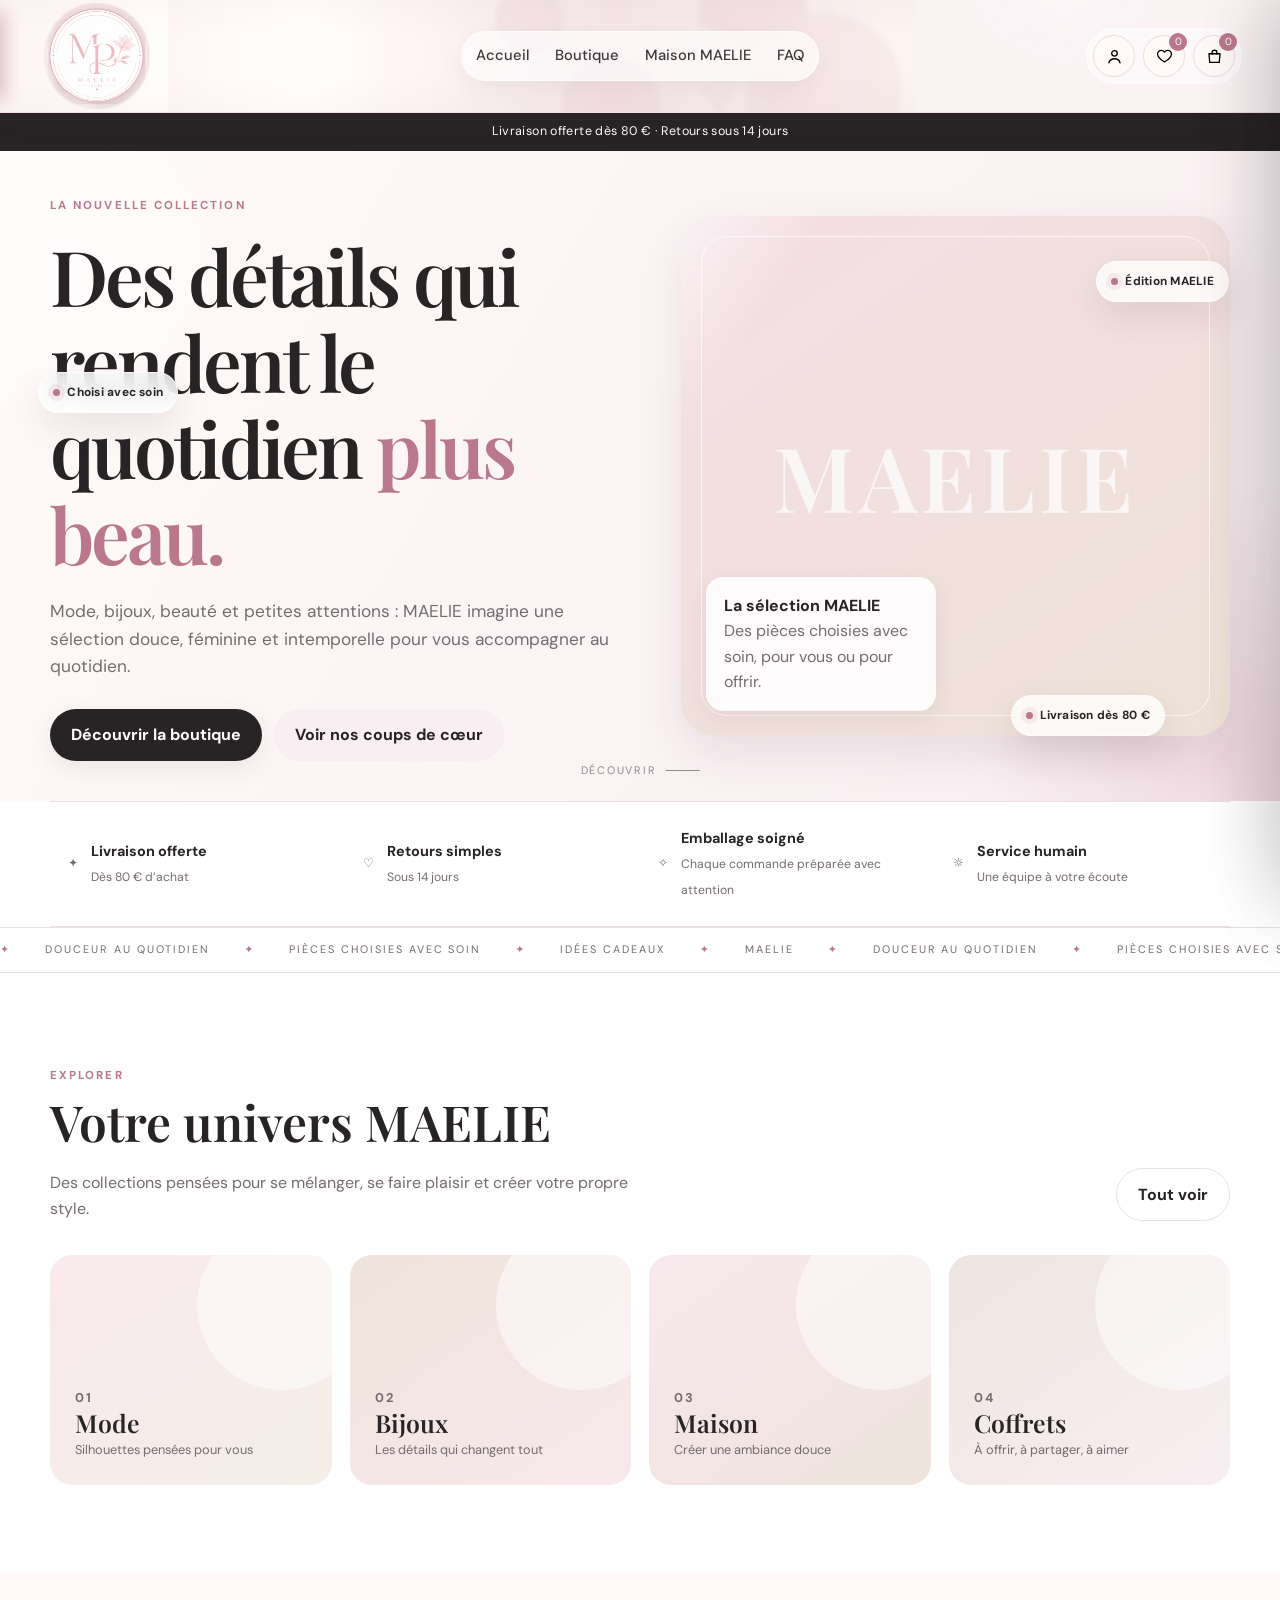
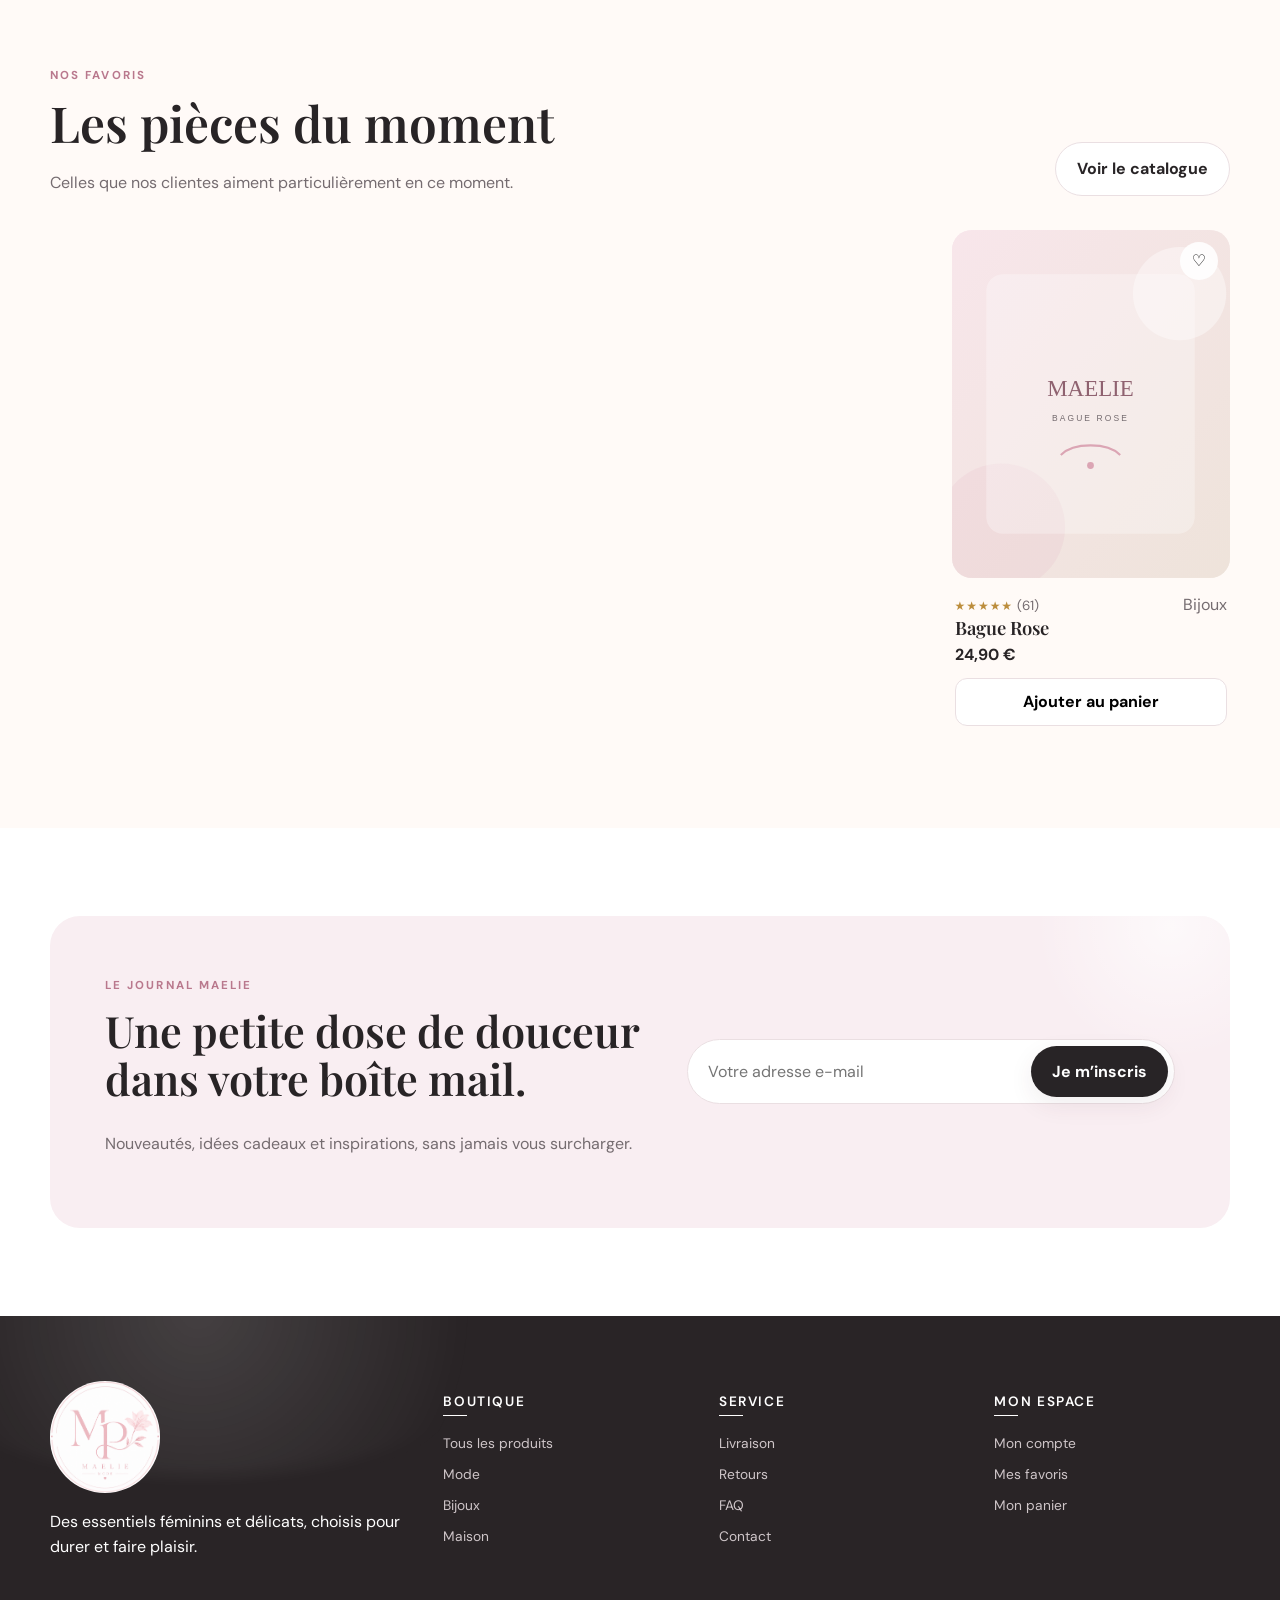
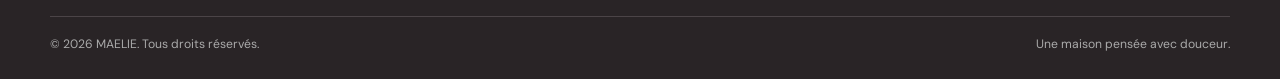
<file: index.html>
<!doctype html>
<html lang="fr">
  <head>
    <meta charset="utf-8" />
    <meta name="viewport" content="width=device-width,initial-scale=1" />
    <title>MAELIE — L’élégance au quotidien</title>
    <meta
      name="description"
      content="MAELIE, boutique féminine et maison : mode, bijoux, beauté et objets choisis avec soin."
    />
    <link rel="stylesheet" href="css/main.css" />
    <link rel="stylesheet" href="maelie-v2.css" />
    <link rel="stylesheet" href="css/cart-drawer.css">
    <link rel="stylesheet" href="css/header-footer-animations.css">
    <link rel="stylesheet" href="css/navigation-drawer.css">
    <link rel="stylesheet" href="css/home-animations.css">
</head>
  <body>
    <header class="site-header">
      <div class="container nav">
        <a class="brand" href="index.html"
          ><img src="img/logo.png" alt="MAELIE"
        /></a>
        <nav class="nav-links">
          <a href="index.html">Accueil</a><a href="boutique.html">Boutique</a
          ><a href="contact.html">Maison MAELIE</a
          ><a href="contact.html#faq">FAQ</a>
        </nav>

        <div class="nav-actions">
          <button
            class="icon-btn menu-btn"
            type="button"
            aria-label="Ouvrir le menu"
            data-menu
          >
            <svg class="ui-icon" viewBox="0 0 24 24" aria-hidden="true">
              <path d="M4 7h16M4 12h16M4 17h16"></path>
            </svg></button
          ><button
            class="icon-btn"
            onclick="location.href = 'compte.html'"
            type="button"
            aria-label="Mon compte"
          >
            <svg class="ui-icon" viewBox="0 0 24 24" aria-hidden="true">
              <circle cx="12" cy="8" r="3.5"></circle>
              <path d="M5 20c.8-3.5 3.2-5.2 7-5.2s6.2 1.7 7 5.2"></path>
            </svg></button
          ><button
            class="icon-btn"
            onclick="location.href = 'favoris.html'"
            type="button"
            aria-label="Mes favoris"
          >
            <svg class="ui-icon" viewBox="0 0 24 24" aria-hidden="true">
              <path
                d="M20.8 8.9c0 5-8.8 10-8.8 10s-8.8-5-8.8-10A4.7 4.7 0 0 1 8 4.2c1.7 0 3.1.9 4 2.1 0.9-1.2 2.3-2.1 4-2.1a4.7 4.7 0 0 1 4.8 4.7Z"
              ></path></svg
            ><span class="count" data-fav-count="">0</span></button
          ><button
            class="icon-btn"
            onclick="location.href = 'panier.html'"
            type="button"
            aria-label="Mon panier"
          >
            <svg class="ui-icon" viewBox="0 0 24 24" aria-hidden="true">
              <path d="M5 8.5h14l-1 11H6l-1-11Z"></path>
              <path d="M9 9V7a3 3 0 0 1 6 0v2"></path></svg
            ><span class="count" data-cart-count="">0</span>
          </button>
        </div>
      </div>
    </header>
    <div class="announcement">
      Livraison offerte dès 80 € · Retours sous 14 jours
    </div>

    <main>
      <section class="hero">
        <div class="container hero-grid">
          <div>
            <span class="eyebrow">La nouvelle collection</span>
            <h1>Des détails qui rendent le quotidien <em>plus beau.</em></h1>
            <p>
              Mode, bijoux, beauté et petites attentions : MAELIE imagine une
              sélection douce, féminine et intemporelle pour vous accompagner au
              quotidien.
            </p>
            <div class="hero-actions">
              <a class="btn btn-primary" href="boutique.html"
                >Découvrir la boutique</a
              ><a class="btn btn-soft" href="#selection"
                >Voir nos coups de cœur</a
              >
            </div>
          </div>
          <div class="hero-card">
            <div class="hero-badge">
              <strong>La sélection MAELIE</strong><br /><span class="muted"
                >Des pièces choisies avec soin, pour vous ou pour offrir.</span
              >
            </div>
          </div>
        </div>
      </section>
      <div class="container benefits">
        <div class="benefit">
          <span>✦</span>
          <div>
            <strong>Livraison offerte</strong><span>Dès 80 € d’achat</span>
          </div>
        </div>
        <div class="benefit">
          <span>♡</span>
          <div><strong>Retours simples</strong><span>Sous 14 jours</span></div>
        </div>
        <div class="benefit">
          <span>✧</span>
          <div>
            <strong>Emballage soigné</strong
            ><span>Chaque commande préparée avec attention</span>
          </div>
        </div>
        <div class="benefit">
          <span>☼</span>
          <div>
            <strong>Service humain</strong
            ><span>Une équipe à votre écoute</span>
          </div>
        </div>
      </div>
      <section class="section">
        <div class="container">
          <div class="section-head">
            <div>
              <span class="eyebrow">Explorer</span>
              <h2>Votre univers MAELIE</h2>
              <p>
                Des collections pensées pour se mélanger, se faire plaisir et
                créer votre propre style.
              </p>
            </div>
            <a class="btn btn-outline" href="boutique.html">Tout voir</a>
          </div>
          <div class="category-grid" data-home-cats></div>
        </div>
      </section>
      <section class="section" id="selection" style="background: var(--cream)">
        <div class="container">
          <div class="section-head">
            <div>
              <span class="eyebrow">Nos favoris</span>
              <h2>Les pièces du moment</h2>
              <p>
                Celles que nos clientes aiment particulièrement en ce moment.
              </p>
            </div>
            <a class="btn btn-outline" href="boutique.html"
              >Voir le catalogue</a
            >
          </div>
          <div class="product-grid" data-home-products></div>
        </div>
      </section>
      <section class="section">
        <div class="container">
          <div class="newsletter">
            <div>
              <span class="eyebrow">Le journal MAELIE</span>
              <h2>Une petite dose de douceur dans votre boîte mail.</h2>
              <p class="muted">
                Nouveautés, idées cadeaux et inspirations, sans jamais vous
                surcharger.
              </p>
            </div>
            <form class="newsletter-form" data-newsletter>
              <input
                type="email"
                required
                placeholder="Votre adresse e-mail"
                aria-label="Votre adresse e-mail"
              /><button class="btn btn-primary">Je m’inscris</button>
            </form>
          </div>
        </div>
      </section>
    </main>

    <div class="toast"></div>
    <script src="js/data.js"></script>
    <script src="js/core.js"></script>
    <script src="js/home.js"></script>
    <footer class="site-footer">
      <div class="container footer-grid">
        <div class="footer-brand">
          <img src="img/logo.png" alt="MAELIE" />
          <p>
            Des essentiels féminins et délicats, choisis pour durer et faire
            plaisir.
          </p>
        </div>
        <div class="footer-col">
          <h3>Boutique</h3>
          <a href="boutique.html">Tous les produits</a
          ><a href="boutique.html?cat=Mode">Mode</a
          ><a href="boutique.html?cat=Bijoux">Bijoux</a
          ><a href="boutique.html?cat=Maison">Maison</a>
        </div>
        <div class="footer-col">
          <h3>Service</h3>
          <a href="contact.html#livraison">Livraison</a
          ><a href="contact.html#retours">Retours</a
          ><a href="contact.html#faq">FAQ</a><a href="contact.html">Contact</a>
        </div>
        <div class="footer-col">
          <h3>Mon espace</h3>
          <a href="compte.html">Mon compte</a
          ><a href="favoris.html">Mes favoris</a
          ><a href="panier.html">Mon panier</a>
        </div>
      </div>
      <div class="container footer-bottom">
        <span>© 2026 MAELIE. Tous droits réservés.</span
        ><span>Une maison pensée avec douceur.</span>
      </div>
    </footer>
    <script src="maelie-v2.js"></script>
    <script src="js/cart-drawer.js"></script>
    <script src="js/header-footer-animations.js"></script>
    <script src="js/navigation-drawer.js"></script>
    <script src="js/home-animations.js"></script>
</body>
</html>
</file>
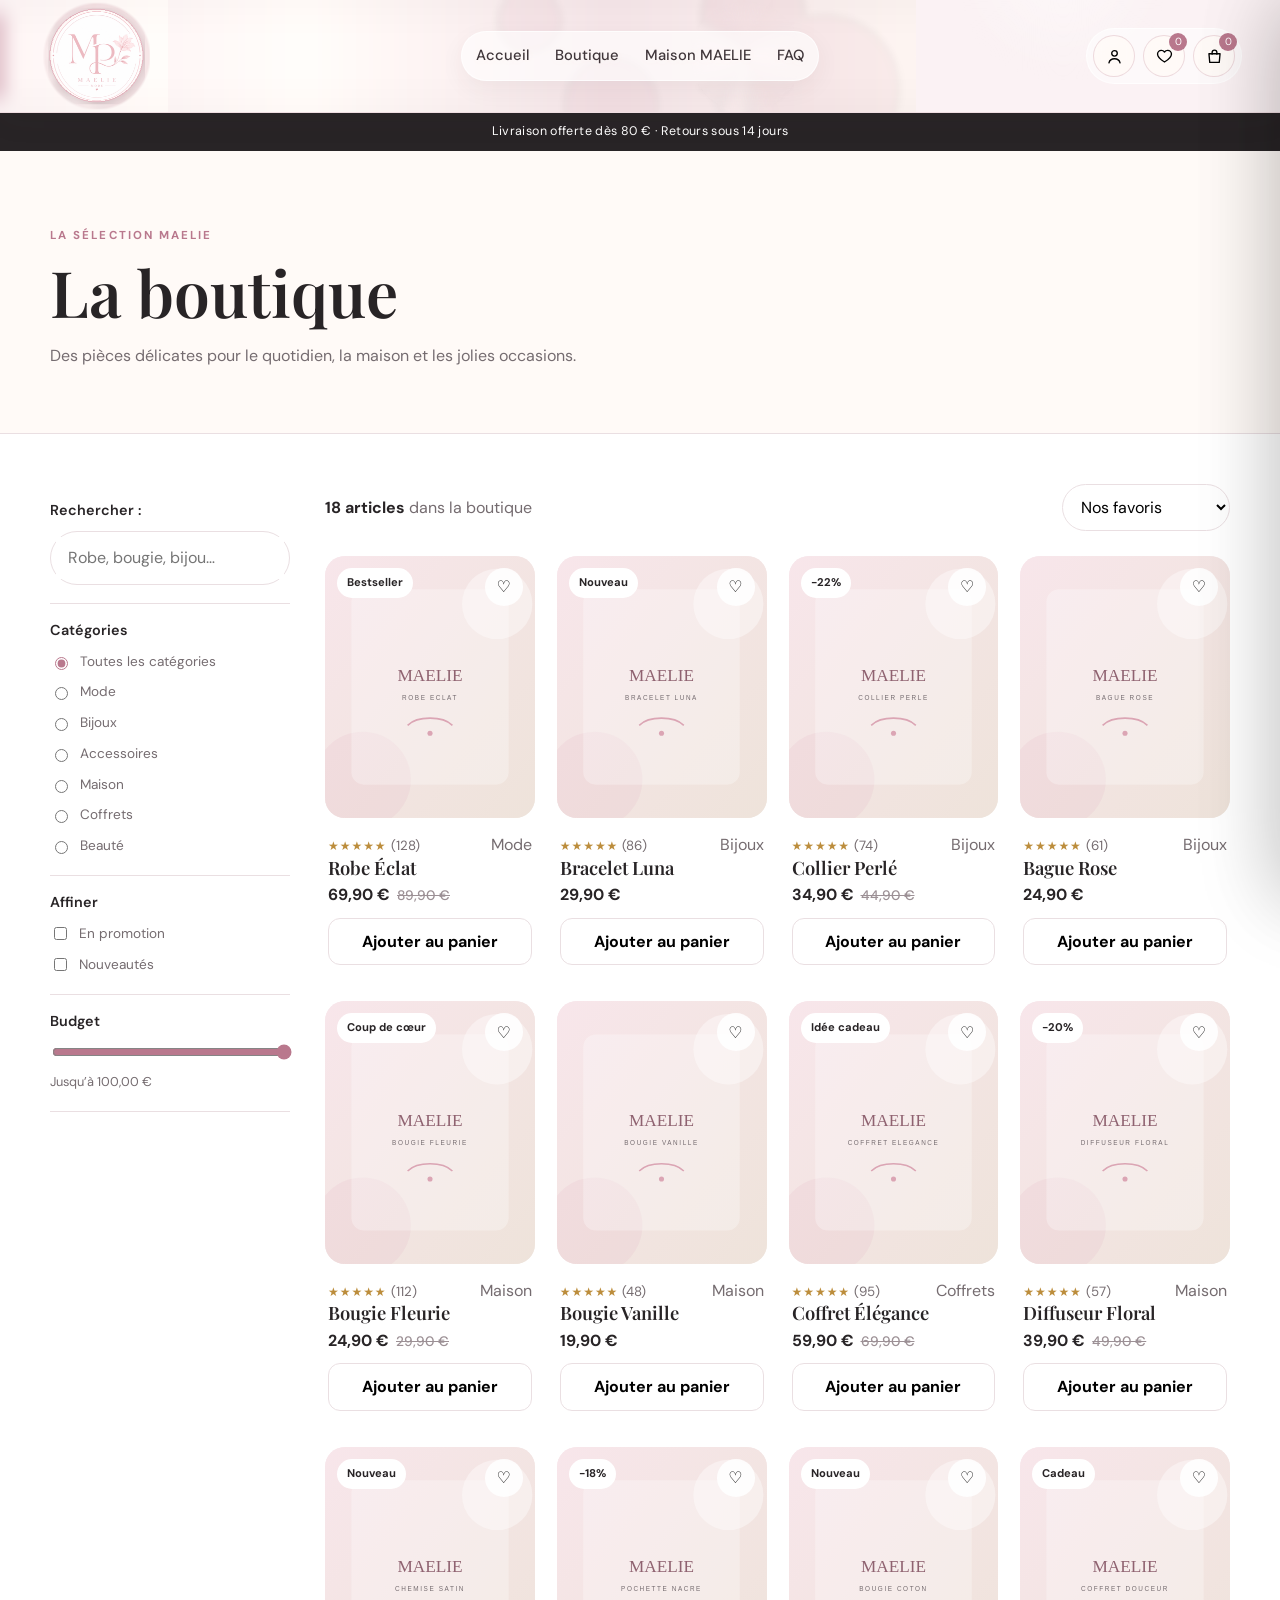
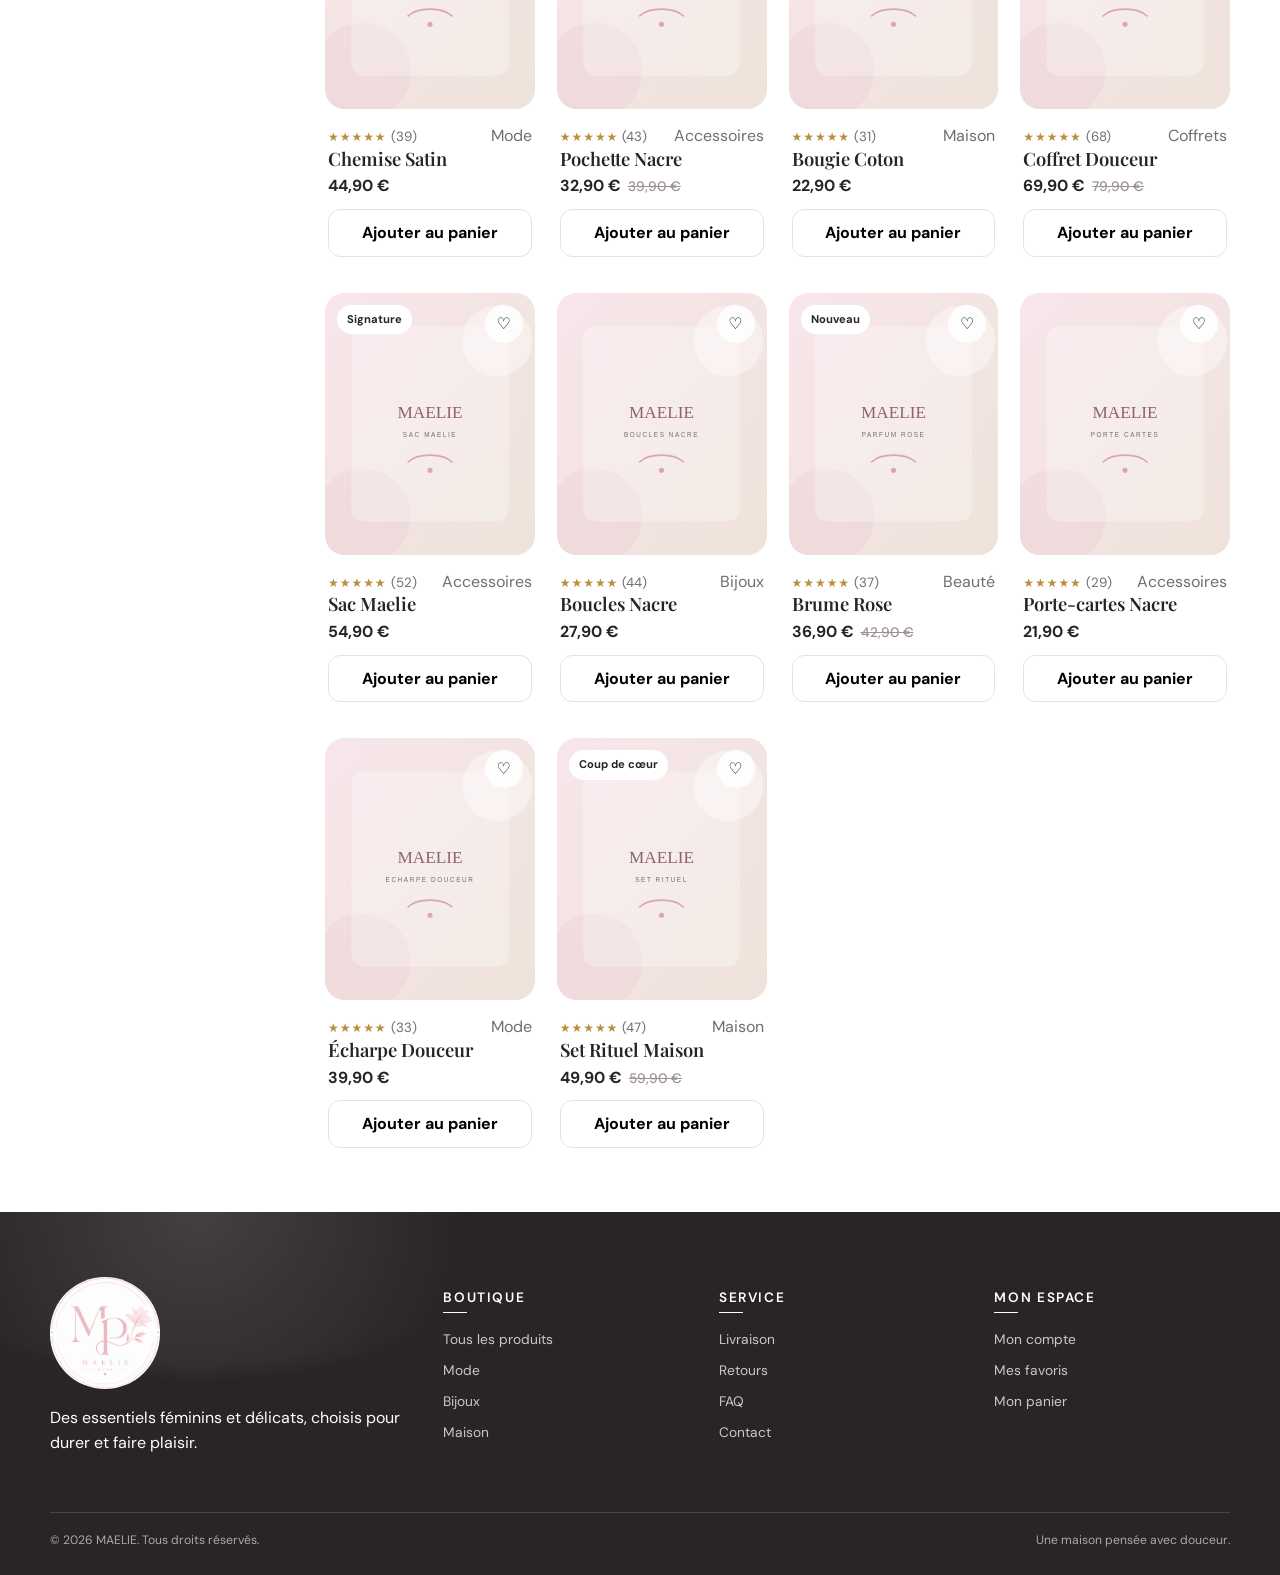
<file: boutique.html>
<!doctype html>
<html lang="fr">
  <head>
    <meta charset="utf-8" />
    <meta name="viewport" content="width=device-width,initial-scale=1" />
    <title>Boutique — MAELIE</title>
    <link rel="stylesheet" href="css/main.css" />
    <link rel="stylesheet" href="maelie-v2.css">
  <link rel="stylesheet" href="css/cart-drawer.css">
    <link rel="stylesheet" href="css/header-footer-animations.css">
    <link rel="stylesheet" href="css/navigation-drawer.css">
    <link rel="stylesheet" href="css/shop-mobile-filters.css">
</head>
  <body>
    <header class="site-header">
      <div class="container nav">
        <a class="brand" href="index.html"
          ><img src="img/logo.png" alt="MAELIE"
        /></a>
        <nav class="nav-links">
          <a href="index.html">Accueil</a><a href="boutique.html">Boutique</a
          ><a href="contact.html">Maison MAELIE</a
          ><a href="contact.html#faq">FAQ</a>
        </nav>
        <div class="nav-actions">
          <button
            class="icon-btn menu-btn"
            type="button"
            aria-label="Ouvrir le menu"
           data-menu>
            <svg class="ui-icon" viewBox="0 0 24 24" aria-hidden="true">
              <path d="M4 7h16M4 12h16M4 17h16"></path>
            </svg></button
          ><button
            class="icon-btn"
            onclick="location.href = 'compte.html'"
            type="button"
            aria-label="Mon compte"
          >
            <svg class="ui-icon" viewBox="0 0 24 24" aria-hidden="true">
              <circle cx="12" cy="8" r="3.5"></circle>
              <path d="M5 20c.8-3.5 3.2-5.2 7-5.2s6.2 1.7 7 5.2"></path>
            </svg></button
          ><button
            class="icon-btn"
            onclick="location.href = 'favoris.html'"
            type="button"
            aria-label="Mes favoris"
          >
            <svg class="ui-icon" viewBox="0 0 24 24" aria-hidden="true">
              <path
                d="M20.8 8.9c0 5-8.8 10-8.8 10s-8.8-5-8.8-10A4.7 4.7 0 0 1 8 4.2c1.7 0 3.1.9 4 2.1 0.9-1.2 2.3-2.1 4-2.1a4.7 4.7 0 0 1 4.8 4.7Z"
              ></path></svg
            ><span class="count" data-fav-count="">0</span></button
          ><button
            class="icon-btn"
            onclick="location.href = 'panier.html'"
            type="button"
            aria-label="Mon panier"
          >
            <svg class="ui-icon" viewBox="0 0 24 24" aria-hidden="true">
              <path d="M5 8.5h14l-1 11H6l-1-11Z"></path>
              <path d="M9 9V7a3 3 0 0 1 6 0v2"></path></svg
            ><span class="count" data-cart-count="">0</span>
          </button>
        </div>
      </div>
    </header>
    <div class="announcement">
      Livraison offerte dès 80 € · Retours sous 14 jours
    </div>

    <main>
      <section class="page-hero">
        <div class="container">
          <span class="eyebrow">La sélection MAELIE</span>
          <h1>La boutique</h1>
          <p class="muted">
            Des pièces délicates pour le quotidien, la maison et les jolies
            occasions.
          </p>
        </div>
      </section>
      <div class="container shop-layout">
        <aside class="filters" id="shop-filters">
          <button class="shop-filter-close" type="button" data-shop-filter-close aria-label="Fermer les filtres">×</button>
          <div class="filter-box">
            <h3>Rechercher :</h3>
            <div class="search-box">
              <input data-shop-search placeholder="Robe, bougie, bijou…" />
            </div>
          </div>
          <div class="filter-box">
            <h3>Catégories</h3>
            <div class="filter-list">
              <label
                ><input type="radio" name="cat" data-cat value="" /> Toutes les
                catégories</label
              ><label
                ><input type="radio" name="cat" data-cat value="Mode" />
                Mode</label
              ><label
                ><input type="radio" name="cat" data-cat value="Bijoux" />
                Bijoux</label
              ><label
                ><input type="radio" name="cat" data-cat value="Accessoires" />
                Accessoires</label
              ><label
                ><input type="radio" name="cat" data-cat value="Maison" />
                Maison</label
              ><label
                ><input type="radio" name="cat" data-cat value="Coffrets" />
                Coffrets</label
              ><label
                ><input type="radio" name="cat" data-cat value="Beauté" />
                Beauté</label
              >
            </div>
          </div>
          <div class="filter-box">
            <h3>Affiner</h3>
            <div class="filter-list">
              <label><input type="checkbox" data-sale /> En promotion</label
              ><label><input type="checkbox" data-new /> Nouveautés</label>
            </div>
          </div>
          <div class="filter-box">
            <h3>Budget</h3>
            <input
              type="range"
              min="10"
              max="100"
              value="100"
              step="1"
              data-max
              style="width: 100%; accent-color: var(--rose-dark)"
            />
            <div class="muted" style="font-size: 0.8rem; margin-top: 5px">
              Jusqu’à <span data-max-value>100,00 €</span>
            </div>
          </div>
        </aside>
        <section>
          <div class="shop-toolbar">
            <div>
              <strong data-result-count>18 articles</strong
              ><span class="muted"> dans la boutique</span>
            </div>
            <button class="shop-filter-trigger" type="button" data-shop-filter-open aria-controls="shop-filters" aria-expanded="false">
              <span>Filtres</span>
              <span aria-hidden="true">☰</span>
            </button>
            <select class="select" data-sort>
              <option value="featured">Nos favoris</option>
              <option value="newest">Nouveautés</option>
              <option value="rating">Mieux notés</option>
              <option value="price-asc">Prix croissant</option>
              <option value="price-desc">Prix décroissant</option>
              <option value="name">Nom</option>
            </select>
          </div>
          <div class="product-grid" data-products></div>
        </section>
      </div>
    </main>

    <div class="shop-filter-overlay" data-shop-filter-overlay aria-hidden="true"></div>
    <div class="toast"></div>
    <script src="js/data.js"></script>
    <script src="js/core.js"></script>
    <script src="js/shop.js"></script>
    <script src="js/shop-mobile-filters.js"></script>
    <footer class="site-footer">
      <div class="container footer-grid">
        <div class="footer-brand">
          <img src="img/logo.png" alt="MAELIE" />
          <p>
            Des essentiels féminins et délicats, choisis pour durer et faire
            plaisir.
          </p>
        </div>
        <div class="footer-col">
          <h3>Boutique</h3>
          <a href="boutique.html">Tous les produits</a
          ><a href="boutique.html?cat=Mode">Mode</a
          ><a href="boutique.html?cat=Bijoux">Bijoux</a
          ><a href="boutique.html?cat=Maison">Maison</a>
        </div>
        <div class="footer-col">
          <h3>Service</h3>
          <a href="contact.html#livraison">Livraison</a
          ><a href="contact.html#retours">Retours</a
          ><a href="contact.html#faq">FAQ</a><a href="contact.html">Contact</a>
        </div>
        <div class="footer-col">
          <h3>Mon espace</h3>
          <a href="compte.html">Mon compte</a
          ><a href="favoris.html">Mes favoris</a
          ><a href="panier.html">Mon panier</a>
        </div>
      </div>
      <div class="container footer-bottom">
        <span>© 2026 MAELIE. Tous droits réservés.</span
        ><span>Une maison pensée avec douceur.</span>
      </div>
    </footer>
    <script src="maelie-v2.js"></script>
  <script src="js/cart-drawer.js"></script>
    <script src="js/header-footer-animations.js"></script>
    <script src="js/navigation-drawer.js"></script>
</body>
</html>
</file>
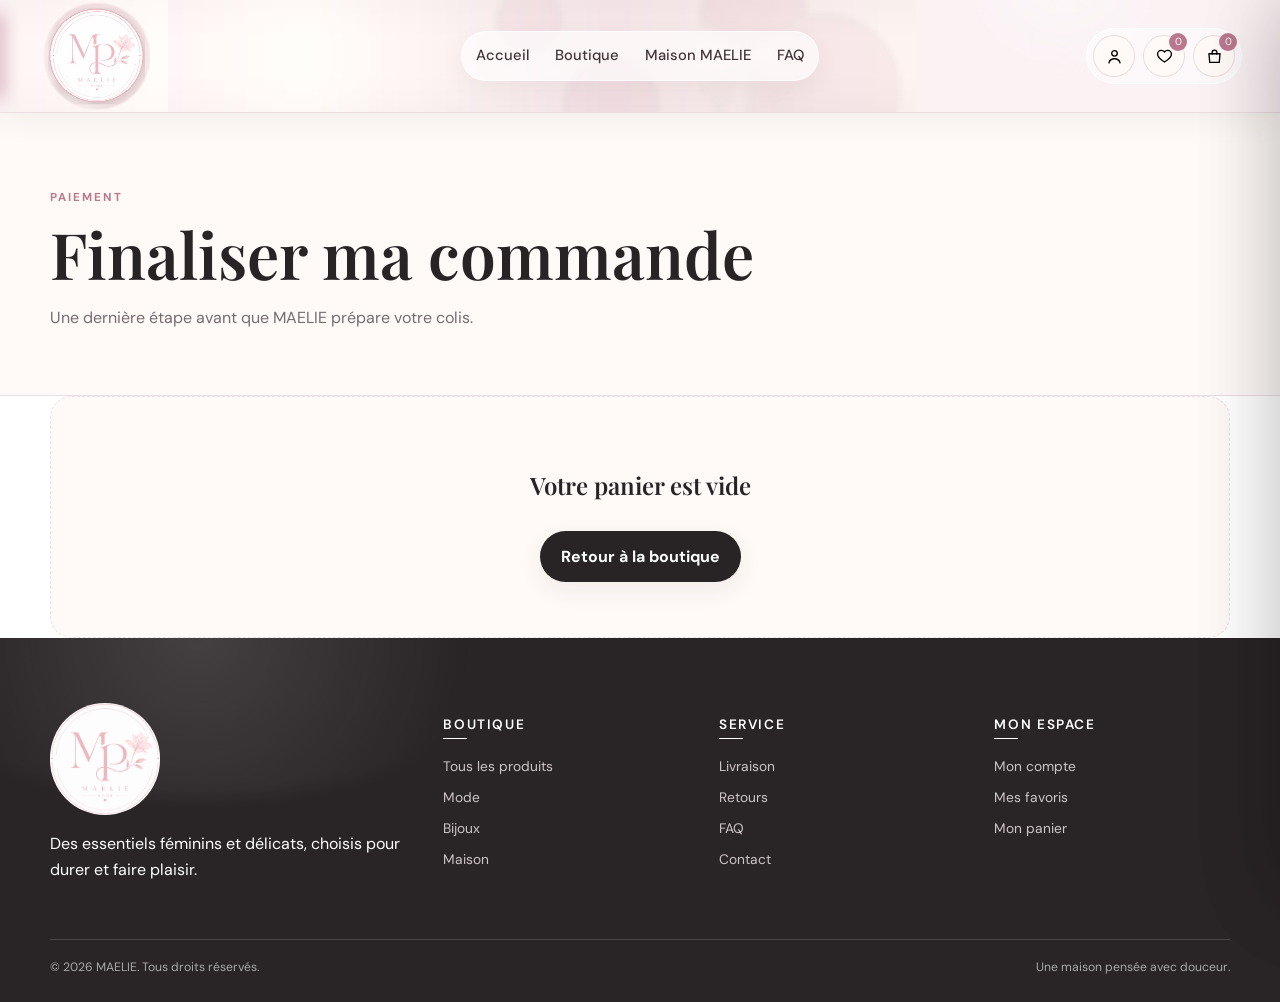
<file: commande.html>
<!doctype html>
<html lang="fr">
  <head>
    <meta charset="utf-8" />
    <meta name="viewport" content="width=device-width,initial-scale=1" />
    <title>Commande — MAELIE</title>
    <link rel="stylesheet" href="css/main.css" />
    <link rel="stylesheet" href="maelie-v2.css">
  <link rel="stylesheet" href="css/cart-drawer.css">
    <link rel="stylesheet" href="css/header-footer-animations.css">
    <link rel="stylesheet" href="css/navigation-drawer.css">
</head>
  <body>
    <header class="site-header">
      <div class="container nav">
        <a class="brand" href="index.html"
          ><img src="img/logo.png" alt="MAELIE"
        /></a>
        <nav class="nav-links">
          <a href="index.html">Accueil</a><a href="boutique.html">Boutique</a
          ><a href="contact.html">Maison MAELIE</a
          ><a href="contact.html#faq">FAQ</a>
        </nav>
        <div class="nav-actions">
          <button
            class="icon-btn menu-btn"
            type="button"
            aria-label="Ouvrir le menu"
           data-menu>
            <svg class="ui-icon" viewBox="0 0 24 24" aria-hidden="true">
              <path d="M4 7h16M4 12h16M4 17h16"></path>
            </svg></button
          ><button
            class="icon-btn"
            onclick="location.href = 'compte.html'"
            type="button"
            aria-label="Mon compte"
          >
            <svg class="ui-icon" viewBox="0 0 24 24" aria-hidden="true">
              <circle cx="12" cy="8" r="3.5"></circle>
              <path d="M5 20c.8-3.5 3.2-5.2 7-5.2s6.2 1.7 7 5.2"></path>
            </svg></button
          ><button
            class="icon-btn"
            onclick="location.href = 'favoris.html'"
            type="button"
            aria-label="Mes favoris"
          >
            <svg class="ui-icon" viewBox="0 0 24 24" aria-hidden="true">
              <path
                d="M20.8 8.9c0 5-8.8 10-8.8 10s-8.8-5-8.8-10A4.7 4.7 0 0 1 8 4.2c1.7 0 3.1.9 4 2.1 0.9-1.2 2.3-2.1 4-2.1a4.7 4.7 0 0 1 4.8 4.7Z"
              ></path></svg
            ><span class="count" data-fav-count="">0</span></button
          ><button
            class="icon-btn"
            onclick="location.href = 'panier.html'"
            type="button"
            aria-label="Mon panier"
          >
            <svg class="ui-icon" viewBox="0 0 24 24" aria-hidden="true">
              <path d="M5 8.5h14l-1 11H6l-1-11Z"></path>
              <path d="M9 9V7a3 3 0 0 1 6 0v2"></path></svg
            ><span class="count" data-cart-count="">0</span>
          </button>
        </div>
      </div>
    </header>

    <main>
      <section class="page-hero">
        <div class="container">
          <span class="eyebrow">Paiement</span>
          <h1>Finaliser ma commande</h1>
          <p class="muted">
            Une dernière étape avant que MAELIE prépare votre colis.
          </p>
        </div>
      </section>
      <div class="container" data-checkout></div>
    </main>

    <div class="toast"></div>
    <script src="js/data.js"></script>
    <script src="js/core.js"></script>
    <script src="js/checkout.js"></script>
    <footer class="site-footer">
      <div class="container footer-grid">
        <div class="footer-brand">
          <img src="img/logo.png" alt="MAELIE" />
          <p>
            Des essentiels féminins et délicats, choisis pour durer et faire
            plaisir.
          </p>
        </div>
        <div class="footer-col">
          <h3>Boutique</h3>
          <a href="boutique.html">Tous les produits</a
          ><a href="boutique.html?cat=Mode">Mode</a
          ><a href="boutique.html?cat=Bijoux">Bijoux</a
          ><a href="boutique.html?cat=Maison">Maison</a>
        </div>
        <div class="footer-col">
          <h3>Service</h3>
          <a href="contact.html#livraison">Livraison</a
          ><a href="contact.html#retours">Retours</a
          ><a href="contact.html#faq">FAQ</a><a href="contact.html">Contact</a>
        </div>
        <div class="footer-col">
          <h3>Mon espace</h3>
          <a href="compte.html">Mon compte</a
          ><a href="favoris.html">Mes favoris</a
          ><a href="panier.html">Mon panier</a>
        </div>
      </div>
      <div class="container footer-bottom">
        <span>© 2026 MAELIE. Tous droits réservés.</span
        ><span>Une maison pensée avec douceur.</span>
      </div>
    </footer>
    <script src="maelie-v2.js"></script>
  <script src="js/cart-drawer.js"></script>
    <script src="js/header-footer-animations.js"></script>
    <script src="js/navigation-drawer.js"></script>
</body>
</html>
</file>
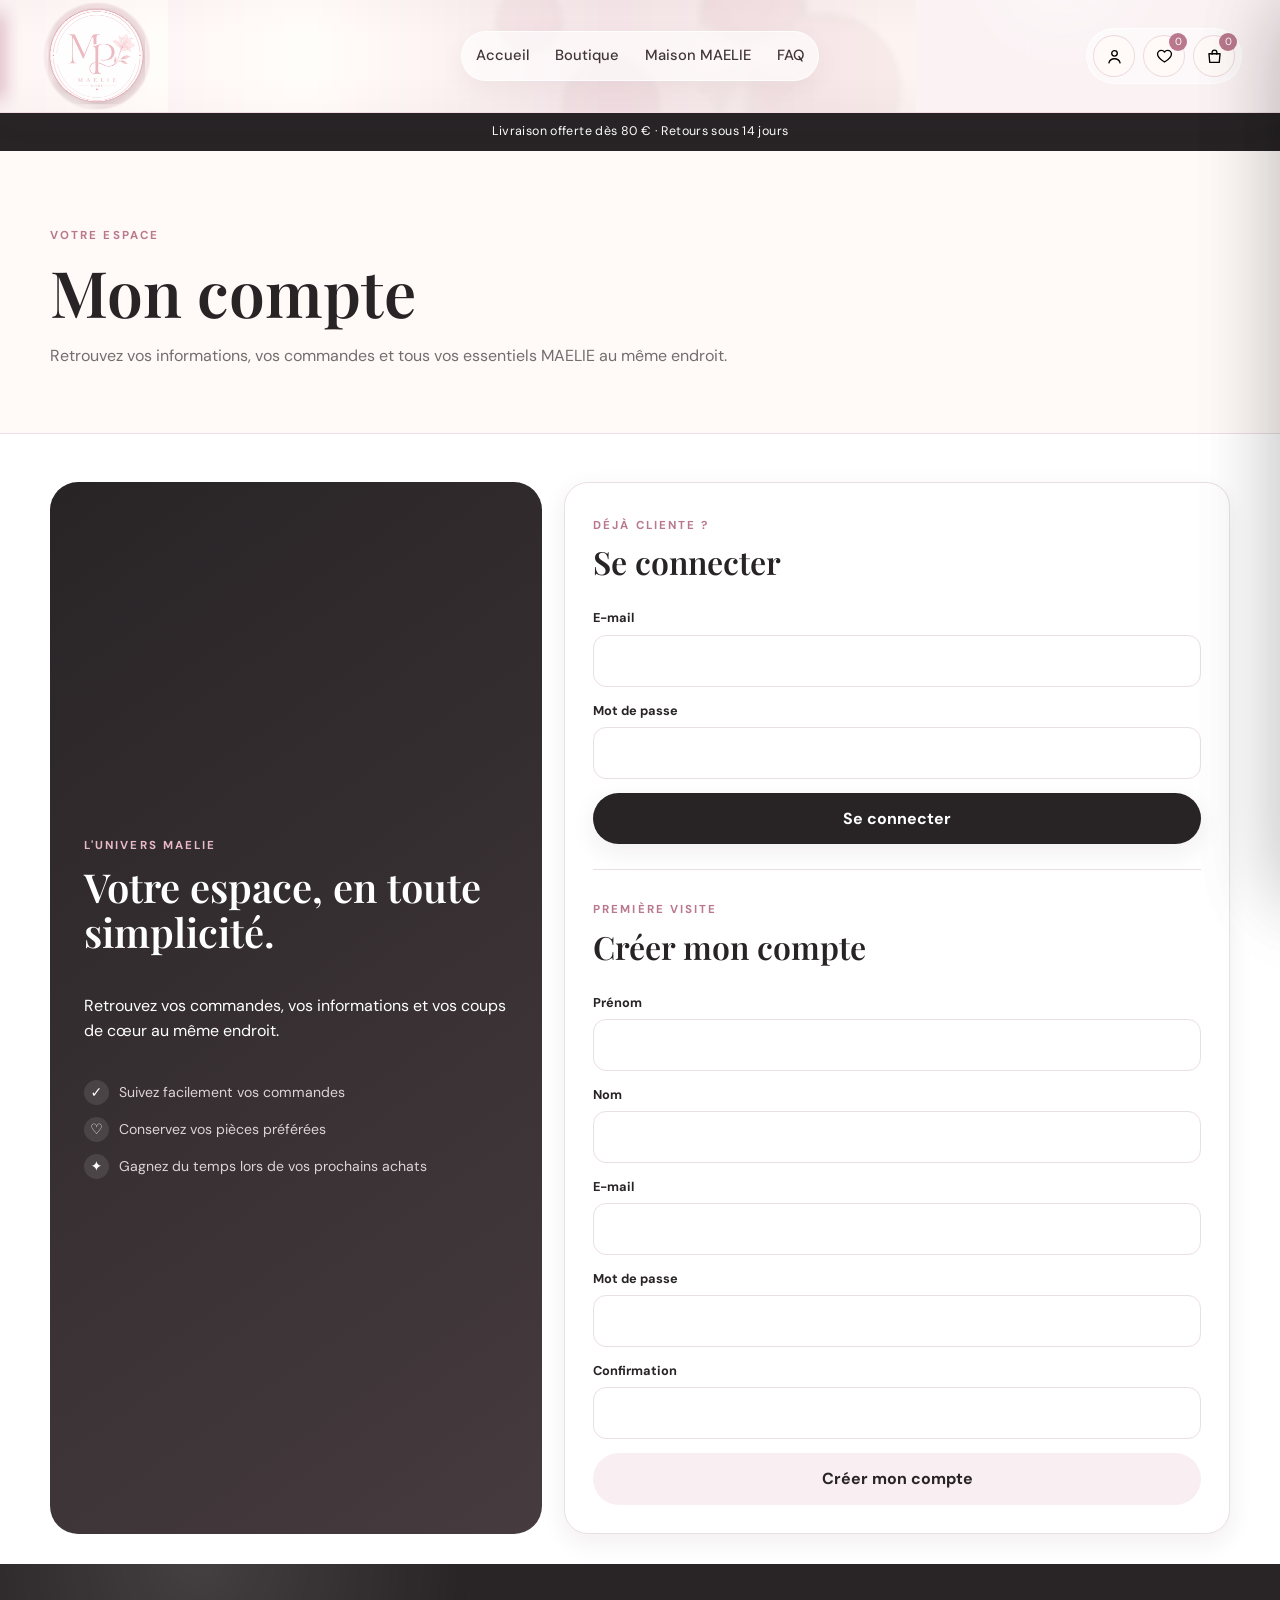
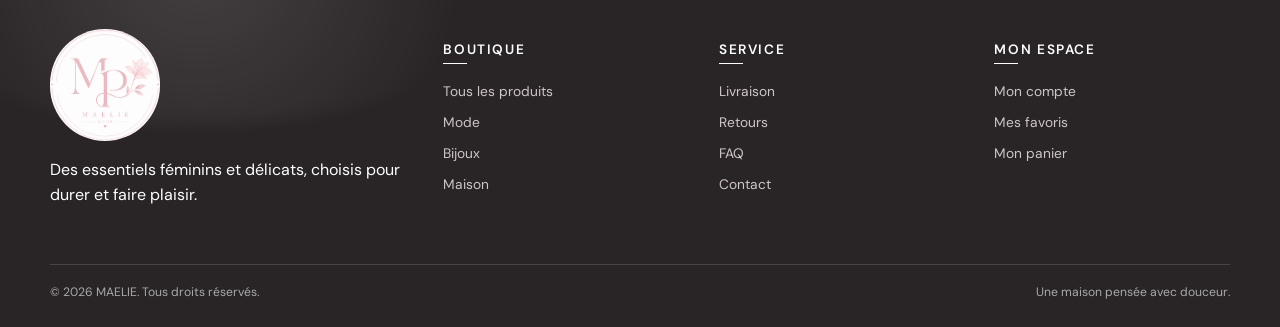
<file: compte.html>
<!doctype html>
<html lang="fr">
  <head>
    <meta charset="utf-8" />
    <meta name="viewport" content="width=device-width,initial-scale=1" />
    <title>Mon compte — MAELIE</title>
    <link rel="stylesheet" href="css/main.css" />
    <link rel="stylesheet" href="maelie-v2.css">
  <link rel="stylesheet" href="css/cart-drawer.css">
    <link rel="stylesheet" href="css/header-footer-animations.css">
  <link rel="stylesheet" href="css/account-favorites.css">
    <link rel="stylesheet" href="css/navigation-drawer.css">
</head>
  <body>
    <header class="site-header">
      <div class="container nav">
        <a class="brand" href="index.html"
          ><img src="img/logo.png" alt="MAELIE"
        /></a>
        <nav class="nav-links">
          <a href="index.html">Accueil</a><a href="boutique.html">Boutique</a
          ><a href="contact.html">Maison MAELIE</a
          ><a href="contact.html#faq">FAQ</a>
        </nav>
        <div class="nav-actions">
          <button
            class="icon-btn menu-btn"
            type="button"
            aria-label="Ouvrir le menu"
           data-menu>
            <svg class="ui-icon" viewBox="0 0 24 24" aria-hidden="true">
              <path d="M4 7h16M4 12h16M4 17h16"></path>
            </svg></button
          ><button
            class="icon-btn"
            onclick="location.href = 'compte.html'"
            type="button"
            aria-label="Mon compte"
          >
            <svg class="ui-icon" viewBox="0 0 24 24" aria-hidden="true">
              <circle cx="12" cy="8" r="3.5"></circle>
              <path d="M5 20c.8-3.5 3.2-5.2 7-5.2s6.2 1.7 7 5.2"></path>
            </svg></button
          ><button
            class="icon-btn"
            onclick="location.href = 'favoris.html'"
            type="button"
            aria-label="Mes favoris"
          >
            <svg class="ui-icon" viewBox="0 0 24 24" aria-hidden="true">
              <path
                d="M20.8 8.9c0 5-8.8 10-8.8 10s-8.8-5-8.8-10A4.7 4.7 0 0 1 8 4.2c1.7 0 3.1.9 4 2.1 0.9-1.2 2.3-2.1 4-2.1a4.7 4.7 0 0 1 4.8 4.7Z"
              ></path></svg
            ><span class="count" data-fav-count="">0</span></button
          ><button
            class="icon-btn"
            onclick="location.href = 'panier.html'"
            type="button"
            aria-label="Mon panier"
          >
            <svg class="ui-icon" viewBox="0 0 24 24" aria-hidden="true">
              <path d="M5 8.5h14l-1 11H6l-1-11Z"></path>
              <path d="M9 9V7a3 3 0 0 1 6 0v2"></path></svg
            ><span class="count" data-cart-count="">0</span>
          </button>
        </div>
      </div>
    </header>
    <div class="announcement">
      Livraison offerte dès 80 € · Retours sous 14 jours
    </div>

    <main>
      <section class="page-hero">
        <div class="container">
          <span class="eyebrow">Votre espace</span>
          <h1>Mon compte</h1>
          <p class="muted">
            Retrouvez vos informations, vos commandes et tous vos essentiels MAELIE au même endroit.
          </p>
        </div>
      </section>
      <div class="container" data-account></div>
    </main>

    <div class="toast"></div>
    <script src="js/data.js"></script>
    <script src="js/core.js"></script>
    <script src="js/account.js"></script>
    <footer class="site-footer">
      <div class="container footer-grid">
        <div class="footer-brand">
          <img src="img/logo.png" alt="MAELIE" />
          <p>
            Des essentiels féminins et délicats, choisis pour durer et faire
            plaisir.
          </p>
        </div>
        <div class="footer-col">
          <h3>Boutique</h3>
          <a href="boutique.html">Tous les produits</a
          ><a href="boutique.html?cat=Mode">Mode</a
          ><a href="boutique.html?cat=Bijoux">Bijoux</a
          ><a href="boutique.html?cat=Maison">Maison</a>
        </div>
        <div class="footer-col">
          <h3>Service</h3>
          <a href="contact.html#livraison">Livraison</a
          ><a href="contact.html#retours">Retours</a
          ><a href="contact.html#faq">FAQ</a><a href="contact.html">Contact</a>
        </div>
        <div class="footer-col">
          <h3>Mon espace</h3>
          <a href="compte.html">Mon compte</a
          ><a href="favoris.html">Mes favoris</a
          ><a href="panier.html">Mon panier</a>
        </div>
      </div>
      <div class="container footer-bottom">
        <span>© 2026 MAELIE. Tous droits réservés.</span
        ><span>Une maison pensée avec douceur.</span>
      </div>
    </footer>
    <script src="maelie-v2.js"></script>
  <script src="js/cart-drawer.js"></script>
    <script src="js/header-footer-animations.js"></script>
    <script src="js/navigation-drawer.js"></script>
</body>
</html>
</file>
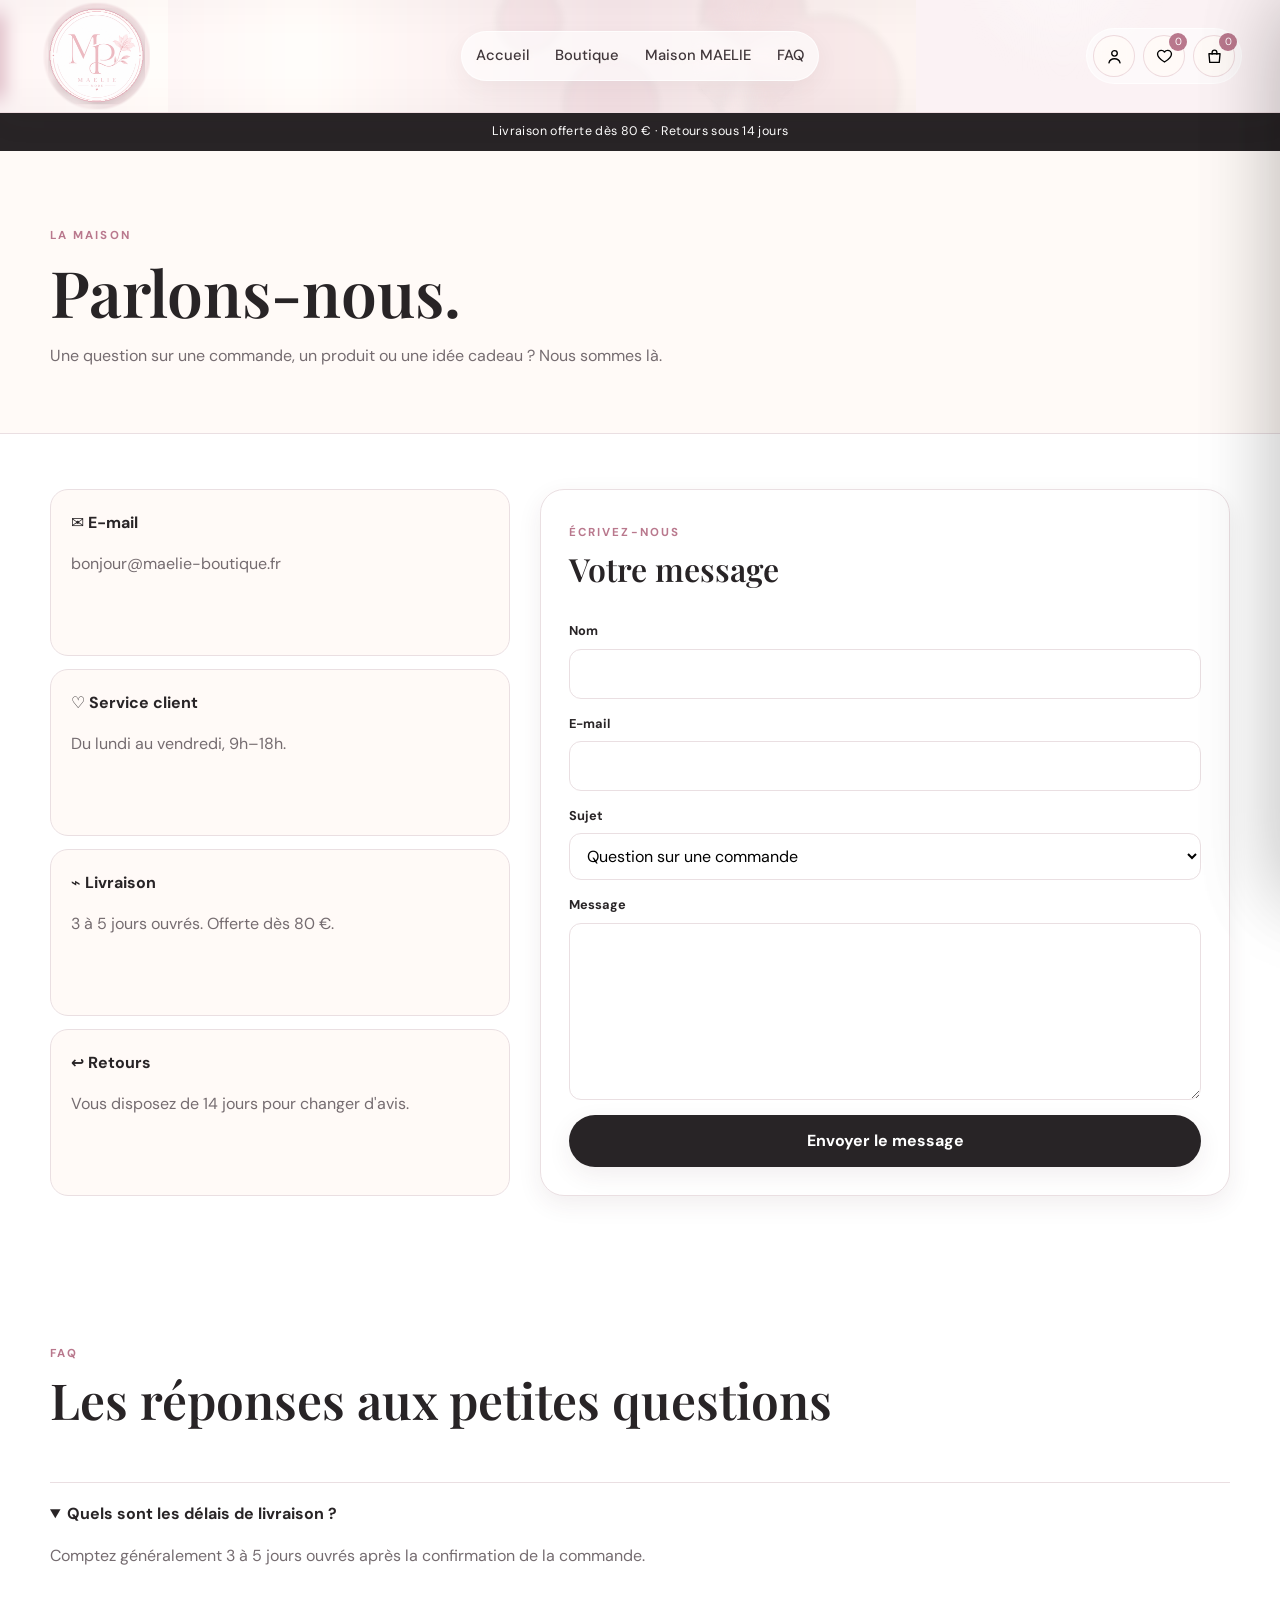
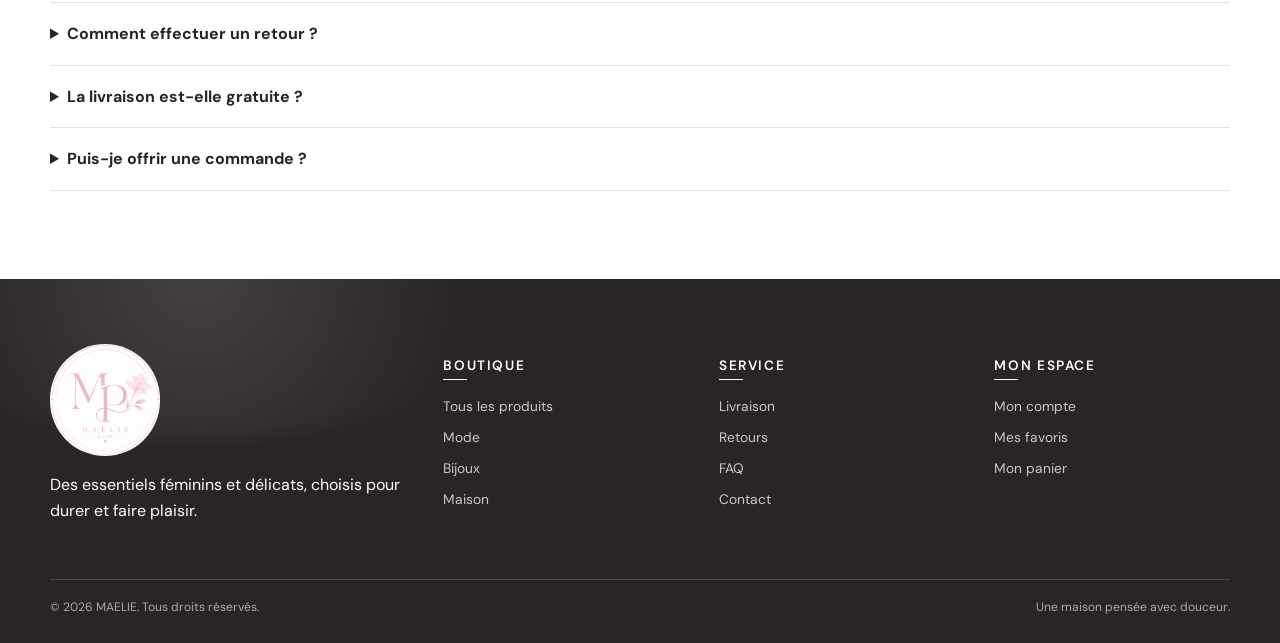
<file: contact.html>
<!doctype html>
<html lang="fr">
  <head>
    <meta charset="utf-8" />
    <meta name="viewport" content="width=device-width,initial-scale=1" />
    <title>Maison MAELIE — Contact</title>
    <link rel="stylesheet" href="css/main.css" />
    <link rel="stylesheet" href="maelie-v2.css">
  <link rel="stylesheet" href="css/cart-drawer.css">
    <link rel="stylesheet" href="css/header-footer-animations.css">
    <link rel="stylesheet" href="css/navigation-drawer.css">
</head>
  <body>
    <header class="site-header">
      <div class="container nav">
        <a class="brand" href="index.html"
          ><img src="img/logo.png" alt="MAELIE"
        /></a>
        <nav class="nav-links">
          <a href="index.html">Accueil</a><a href="boutique.html">Boutique</a
          ><a href="contact.html">Maison MAELIE</a
          ><a href="contact.html#faq">FAQ</a>
        </nav>
        <div class="nav-actions">
          <button
            class="icon-btn menu-btn"
            type="button"
            aria-label="Ouvrir le menu"
           data-menu>
            <svg class="ui-icon" viewBox="0 0 24 24" aria-hidden="true">
              <path d="M4 7h16M4 12h16M4 17h16"></path>
            </svg></button
          ><button
            class="icon-btn"
            onclick="location.href = 'compte.html'"
            type="button"
            aria-label="Mon compte"
          >
            <svg class="ui-icon" viewBox="0 0 24 24" aria-hidden="true">
              <circle cx="12" cy="8" r="3.5"></circle>
              <path d="M5 20c.8-3.5 3.2-5.2 7-5.2s6.2 1.7 7 5.2"></path>
            </svg></button
          ><button
            class="icon-btn"
            onclick="location.href = 'favoris.html'"
            type="button"
            aria-label="Mes favoris"
          >
            <svg class="ui-icon" viewBox="0 0 24 24" aria-hidden="true">
              <path
                d="M20.8 8.9c0 5-8.8 10-8.8 10s-8.8-5-8.8-10A4.7 4.7 0 0 1 8 4.2c1.7 0 3.1.9 4 2.1 0.9-1.2 2.3-2.1 4-2.1a4.7 4.7 0 0 1 4.8 4.7Z"
              ></path></svg
            ><span class="count" data-fav-count="">0</span></button
          ><button
            class="icon-btn"
            onclick="location.href = 'panier.html'"
            type="button"
            aria-label="Mon panier"
          >
            <svg class="ui-icon" viewBox="0 0 24 24" aria-hidden="true">
              <path d="M5 8.5h14l-1 11H6l-1-11Z"></path>
              <path d="M9 9V7a3 3 0 0 1 6 0v2"></path></svg
            ><span class="count" data-cart-count="">0</span>
          </button>
        </div>
      </div>
    </header>
    <div class="announcement">
      Livraison offerte dès 80 € · Retours sous 14 jours
    </div>

    <main>
      <section class="page-hero">
        <div class="container">
          <span class="eyebrow">La maison</span>
          <h1>Parlons-nous.</h1>
          <p class="muted">
            Une question sur une commande, un produit ou une idée cadeau ? Nous
            sommes là.
          </p>
        </div>
      </section>
      <div class="container contact-grid">
        <div class="contact-cards">
          <div class="contact-card">
            <strong>✉ E-mail</strong>
            <p class="muted">bonjour@maelie-boutique.fr</p>
          </div>
          <div class="contact-card">
            <strong>♡ Service client</strong>
            <p class="muted">Du lundi au vendredi, 9h–18h.</p>
          </div>
          <div class="contact-card" id="livraison">
            <strong>⌁ Livraison</strong>
            <p class="muted">3 à 5 jours ouvrés. Offerte dès 80 €.</p>
          </div>
          <div class="contact-card" id="retours">
            <strong>↩ Retours</strong>
            <p class="muted">Vous disposez de 14 jours pour changer d'avis.</p>
          </div>
        </div>
        <div class="form-card">
          <span class="eyebrow">Écrivez-nous</span>
          <h2>Votre message</h2>
          <form class="form" data-contact>
            <div class="field">
              <label>Nom</label><input required name="name" />
            </div>
            <div class="field">
              <label>E-mail</label><input required type="email" name="email" />
            </div>
            <div class="field">
              <label>Sujet</label
              ><select name="subject">
                <option>Question sur une commande</option>
                <option>Produit</option>
                <option>Livraison</option>
                <option>Retour</option>
                <option>Autre</option>
              </select>
            </div>
            <div class="field">
              <label>Message</label
              ><textarea required name="message" rows="6"></textarea>
            </div>
            <button class="btn btn-primary">Envoyer le message</button>
          </form>
        </div>
      </div>
      <section class="section" id="faq">
        <div class="container">
          <div class="section-head">
            <div>
              <span class="eyebrow">FAQ</span>
              <h2>Les réponses aux petites questions</h2>
            </div>
          </div>
          <div class="faq">
            <details open>
              <summary>Quels sont les délais de livraison ?</summary>
              <p class="muted">
                Comptez généralement 3 à 5 jours ouvrés après la confirmation de
                la commande.
              </p>
            </details>
            <details>
              <summary>Comment effectuer un retour ?</summary>
              <p class="muted">
                Contactez-nous dans les 14 jours suivant la réception. Nous vous
                indiquerons la marche à suivre.
              </p>
            </details>
            <details>
              <summary>La livraison est-elle gratuite ?</summary>
              <p class="muted">
                Oui, à partir de 80 € d’achat. En dessous, elle est calculée à
                4,90 €.
              </p>
            </details>
            <details>
              <summary>Puis-je offrir une commande ?</summary>
              <p class="muted">
                Bien sûr. Nos coffrets et emballages sont pensés pour être
                offerts.
              </p>
            </details>
          </div>
        </div>
      </section>
    </main>

    <div class="toast"></div>
    <script src="js/data.js"></script>
    <script src="js/core.js"></script>
    <script>
      document.querySelector("[data-contact]").onsubmit = (e) => {
        e.preventDefault();
        MAELIE.toast("Merci ! Votre message a bien été préparé.");
        e.target.reset();
      };
    </script>
    <footer class="site-footer">
      <div class="container footer-grid">
        <div class="footer-brand">
          <img src="img/logo.png" alt="MAELIE" />
          <p>
            Des essentiels féminins et délicats, choisis pour durer et faire
            plaisir.
          </p>
        </div>
        <div class="footer-col">
          <h3>Boutique</h3>
          <a href="boutique.html">Tous les produits</a
          ><a href="boutique.html?cat=Mode">Mode</a
          ><a href="boutique.html?cat=Bijoux">Bijoux</a
          ><a href="boutique.html?cat=Maison">Maison</a>
        </div>
        <div class="footer-col">
          <h3>Service</h3>
          <a href="contact.html#livraison">Livraison</a
          ><a href="contact.html#retours">Retours</a
          ><a href="contact.html#faq">FAQ</a><a href="contact.html">Contact</a>
        </div>
        <div class="footer-col">
          <h3>Mon espace</h3>
          <a href="compte.html">Mon compte</a
          ><a href="favoris.html">Mes favoris</a
          ><a href="panier.html">Mon panier</a>
        </div>
      </div>
      <div class="container footer-bottom">
        <span>© 2026 MAELIE. Tous droits réservés.</span
        ><span>Une maison pensée avec douceur.</span>
      </div>
    </footer>
    <script src="maelie-v2.js"></script>
  <script src="js/cart-drawer.js"></script>
    <script src="js/header-footer-animations.js"></script>
    <script src="js/navigation-drawer.js"></script>
</body>
</html>
</file>
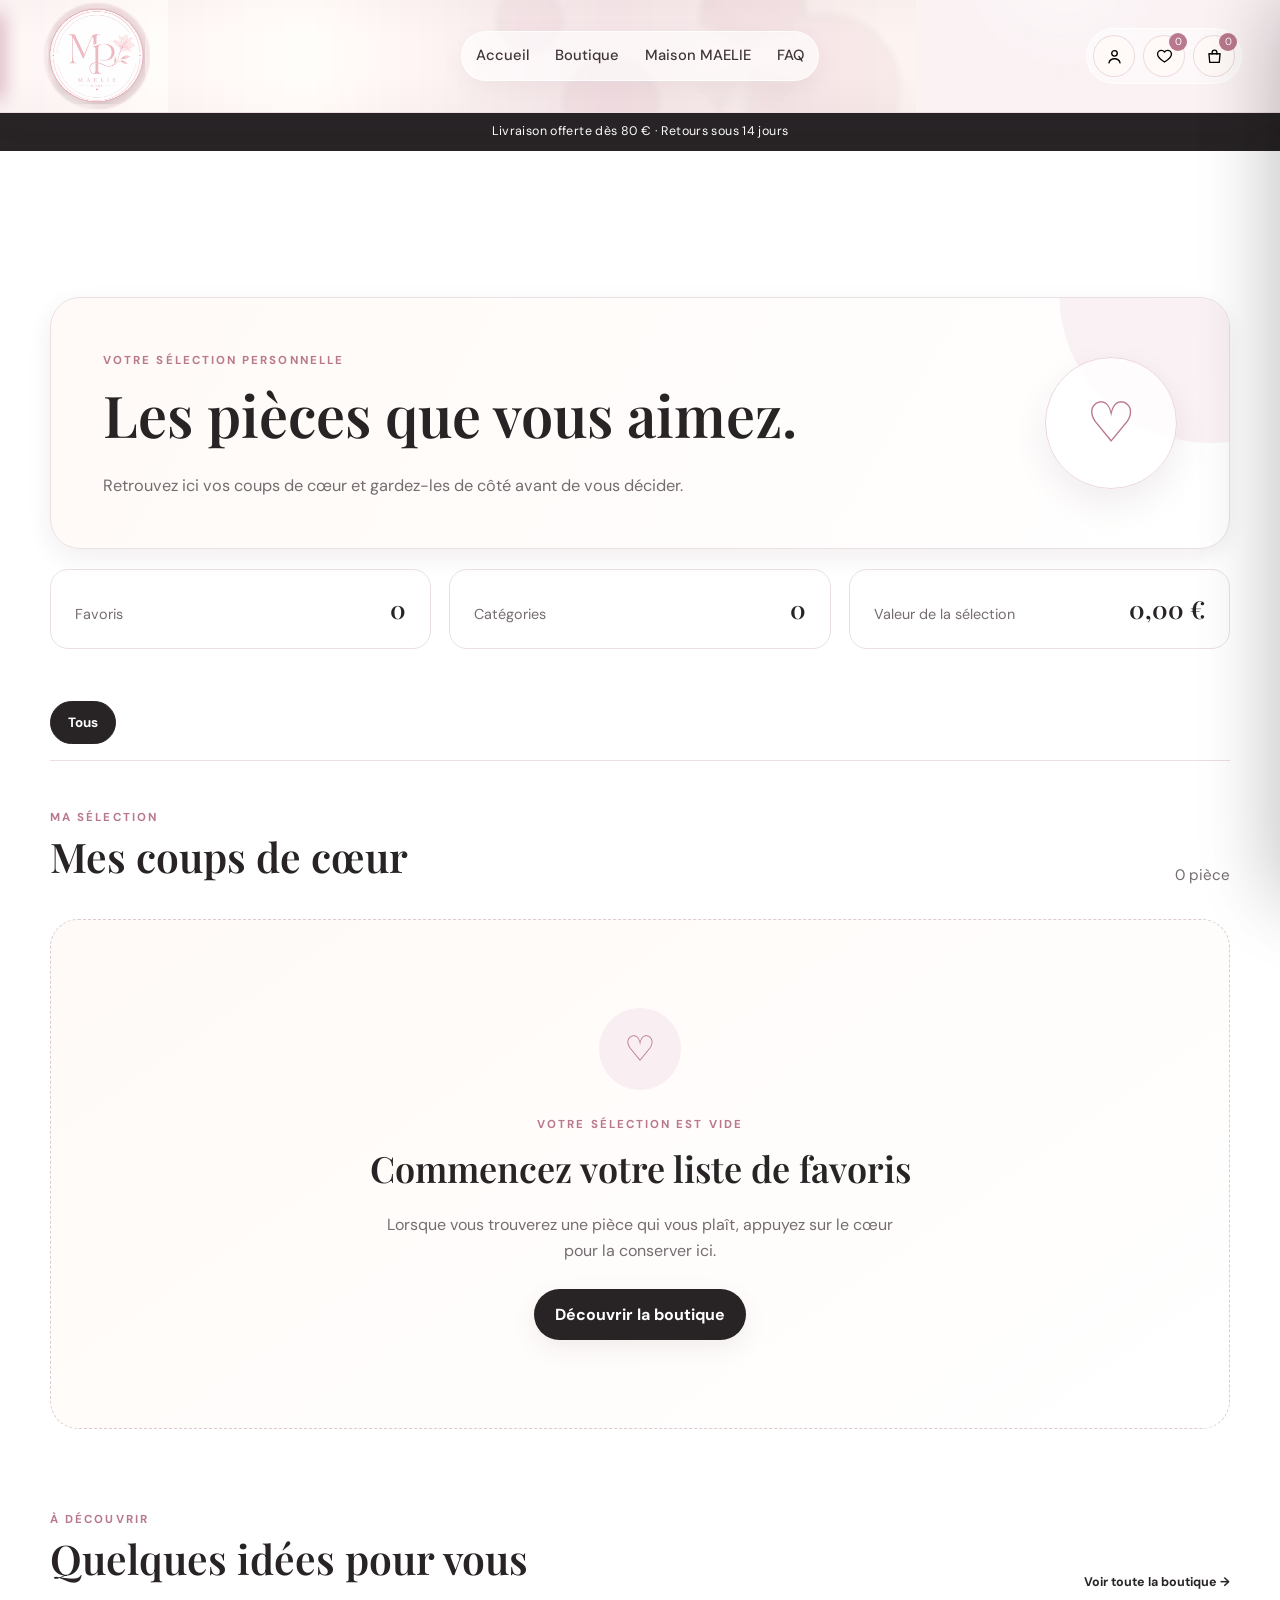
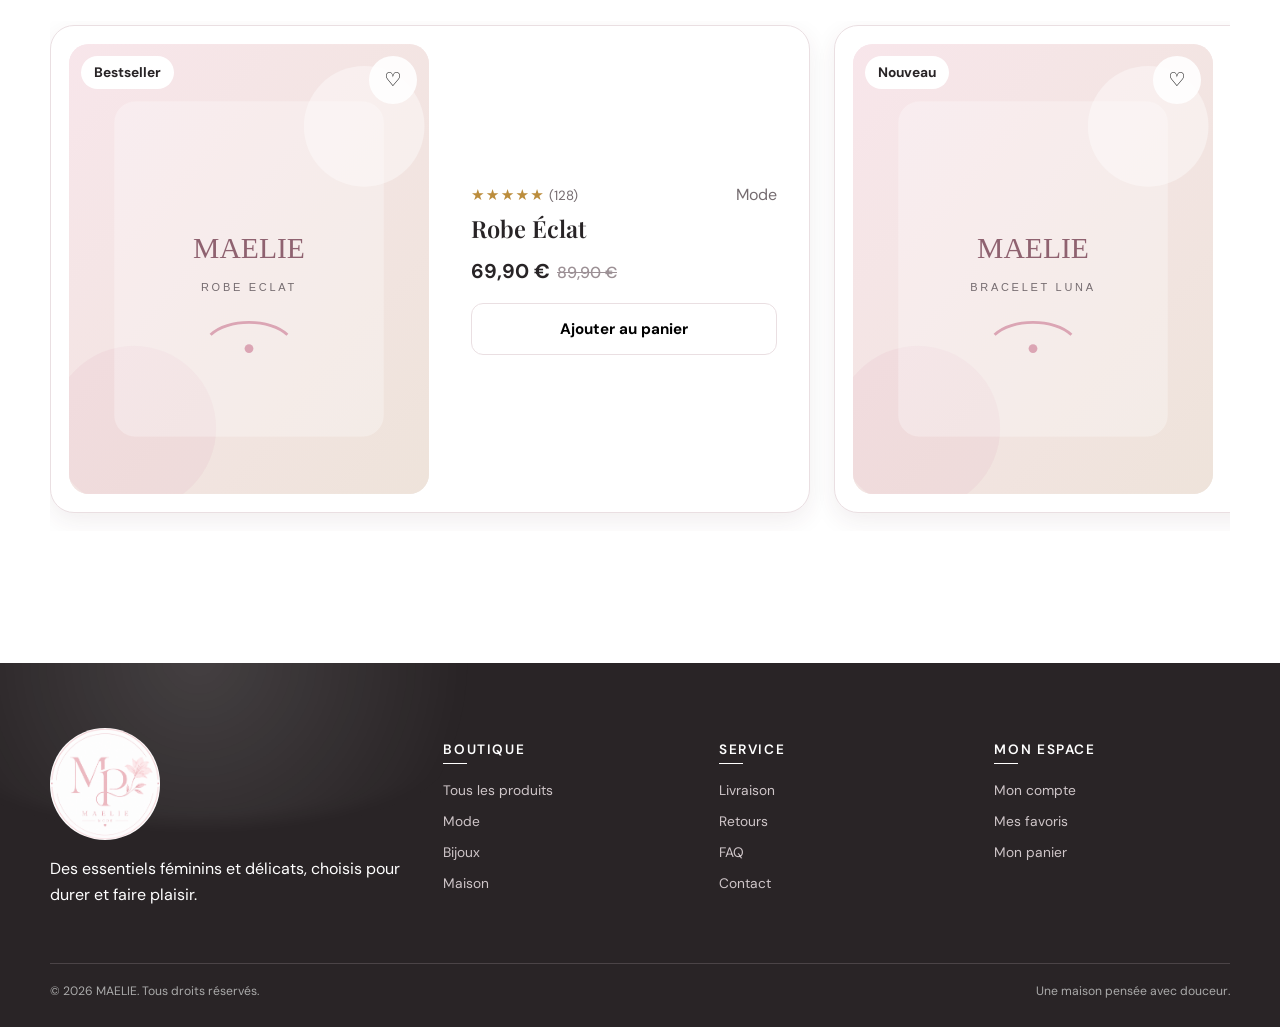
<file: favoris.html>
<!doctype html>
<html lang="fr">
  <head>
    <meta charset="utf-8" />
    <meta name="viewport" content="width=device-width,initial-scale=1" />
    <title>Mes favoris — MAELIE</title>
    <link rel="stylesheet" href="css/main.css" />
    <link rel="stylesheet" href="maelie-v2.css">
  <link rel="stylesheet" href="css/cart-drawer.css">
    <link rel="stylesheet" href="css/header-footer-animations.css">
  <link rel="stylesheet" href="css/account-favorites.css">
    <link rel="stylesheet" href="css/navigation-drawer.css">
</head>
  <body>
    <header class="site-header">
      <div class="container nav">
        <a class="brand" href="index.html"
          ><img src="img/logo.png" alt="MAELIE"
        /></a>
        <nav class="nav-links">
          <a href="index.html">Accueil</a><a href="boutique.html">Boutique</a
          ><a href="contact.html">Maison MAELIE</a
          ><a href="contact.html#faq">FAQ</a>
        </nav>
        <div class="nav-actions">
          <button
            class="icon-btn menu-btn"
            type="button"
            aria-label="Ouvrir le menu"
           data-menu>
            <svg class="ui-icon" viewBox="0 0 24 24" aria-hidden="true">
              <path d="M4 7h16M4 12h16M4 17h16"></path>
            </svg></button
          ><button
            class="icon-btn"
            onclick="location.href = 'compte.html'"
            type="button"
            aria-label="Mon compte"
          >
            <svg class="ui-icon" viewBox="0 0 24 24" aria-hidden="true">
              <circle cx="12" cy="8" r="3.5"></circle>
              <path d="M5 20c.8-3.5 3.2-5.2 7-5.2s6.2 1.7 7 5.2"></path>
            </svg></button
          ><button
            class="icon-btn"
            onclick="location.href = 'favoris.html'"
            type="button"
            aria-label="Mes favoris"
          >
            <svg class="ui-icon" viewBox="0 0 24 24" aria-hidden="true">
              <path
                d="M20.8 8.9c0 5-8.8 10-8.8 10s-8.8-5-8.8-10A4.7 4.7 0 0 1 8 4.2c1.7 0 3.1.9 4 2.1 0.9-1.2 2.3-2.1 4-2.1a4.7 4.7 0 0 1 4.8 4.7Z"
              ></path></svg
            ><span class="count" data-fav-count="">0</span></button
          ><button
            class="icon-btn"
            onclick="location.href = 'panier.html'"
            type="button"
            aria-label="Mon panier"
          >
            <svg class="ui-icon" viewBox="0 0 24 24" aria-hidden="true">
              <path d="M5 8.5h14l-1 11H6l-1-11Z"></path>
              <path d="M9 9V7a3 3 0 0 1 6 0v2"></path></svg
            ><span class="count" data-cart-count="">0</span>
          </button>
        </div>
      </div>
    </header>
    <div class="announcement">
      Livraison offerte dès 80 € · Retours sous 14 jours
    </div>

    <main>
      <section class="section">
        <div class="container">
          <div data-favorites></div>
        </div>
      </section>
    </main>

    <div class="toast"></div>
    <script src="js/data.js"></script>
    <script src="js/core.js"></script>
    <script src="js/favorites.js"></script>
    <footer class="site-footer">
      <div class="container footer-grid">
        <div class="footer-brand">
          <img src="img/logo.png" alt="MAELIE" />
          <p>
            Des essentiels féminins et délicats, choisis pour durer et faire
            plaisir.
          </p>
        </div>
        <div class="footer-col">
          <h3>Boutique</h3>
          <a href="boutique.html">Tous les produits</a
          ><a href="boutique.html?cat=Mode">Mode</a
          ><a href="boutique.html?cat=Bijoux">Bijoux</a
          ><a href="boutique.html?cat=Maison">Maison</a>
        </div>
        <div class="footer-col">
          <h3>Service</h3>
          <a href="contact.html#livraison">Livraison</a
          ><a href="contact.html#retours">Retours</a
          ><a href="contact.html#faq">FAQ</a><a href="contact.html">Contact</a>
        </div>
        <div class="footer-col">
          <h3>Mon espace</h3>
          <a href="compte.html">Mon compte</a
          ><a href="favoris.html">Mes favoris</a
          ><a href="panier.html">Mon panier</a>
        </div>
      </div>
      <div class="container footer-bottom">
        <span>© 2026 MAELIE. Tous droits réservés.</span
        ><span>Une maison pensée avec douceur.</span>
      </div>
    </footer>
    <script src="maelie-v2.js"></script>
  <script src="js/cart-drawer.js"></script>
    <script src="js/header-footer-animations.js"></script>
    <script src="js/navigation-drawer.js"></script>
</body>
</html>
</file>
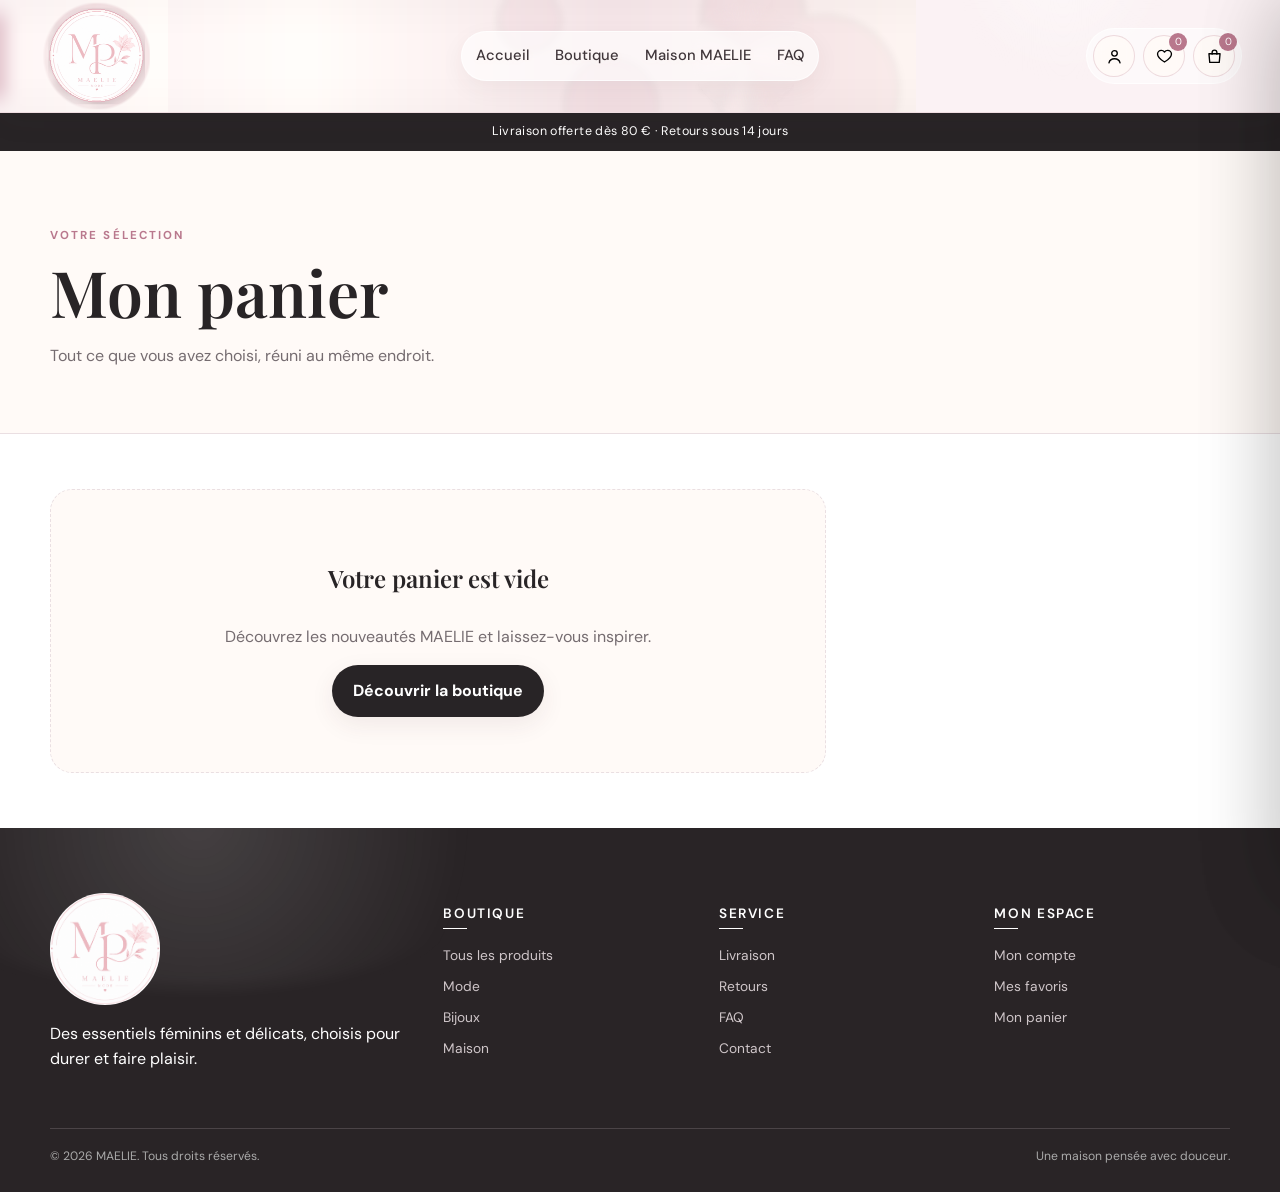
<file: panier.html>
<!doctype html>
<html lang="fr">
  <head>
    <meta charset="utf-8" />
    <meta name="viewport" content="width=device-width,initial-scale=1" />
    <title>Mon panier — MAELIE</title>
    <link rel="stylesheet" href="css/main.css" />
    <link rel="stylesheet" href="maelie-v2.css">
  <link rel="stylesheet" href="css/cart-drawer.css">
    <link rel="stylesheet" href="css/header-footer-animations.css">
    <link rel="stylesheet" href="css/navigation-drawer.css">
</head>
  <body>
    <header class="site-header">
      <div class="container nav">
        <a class="brand" href="index.html"
          ><img src="img/logo.png" alt="MAELIE"
        /></a>
        <nav class="nav-links">
          <a href="index.html">Accueil</a><a href="boutique.html">Boutique</a
          ><a href="contact.html">Maison MAELIE</a
          ><a href="contact.html#faq">FAQ</a>
        </nav>
        <div class="nav-actions">
          <button
            class="icon-btn menu-btn"
            type="button"
            aria-label="Ouvrir le menu"
           data-menu>
            <svg class="ui-icon" viewBox="0 0 24 24" aria-hidden="true">
              <path d="M4 7h16M4 12h16M4 17h16"></path>
            </svg></button
          ><button
            class="icon-btn"
            onclick="location.href = 'compte.html'"
            type="button"
            aria-label="Mon compte"
          >
            <svg class="ui-icon" viewBox="0 0 24 24" aria-hidden="true">
              <circle cx="12" cy="8" r="3.5"></circle>
              <path d="M5 20c.8-3.5 3.2-5.2 7-5.2s6.2 1.7 7 5.2"></path>
            </svg></button
          ><button
            class="icon-btn"
            onclick="location.href = 'favoris.html'"
            type="button"
            aria-label="Mes favoris"
          >
            <svg class="ui-icon" viewBox="0 0 24 24" aria-hidden="true">
              <path
                d="M20.8 8.9c0 5-8.8 10-8.8 10s-8.8-5-8.8-10A4.7 4.7 0 0 1 8 4.2c1.7 0 3.1.9 4 2.1 0.9-1.2 2.3-2.1 4-2.1a4.7 4.7 0 0 1 4.8 4.7Z"
              ></path></svg
            ><span class="count" data-fav-count="">0</span></button
          ><button
            class="icon-btn"
            onclick="location.href = 'panier.html'"
            type="button"
            aria-label="Mon panier"
          >
            <svg class="ui-icon" viewBox="0 0 24 24" aria-hidden="true">
              <path d="M5 8.5h14l-1 11H6l-1-11Z"></path>
              <path d="M9 9V7a3 3 0 0 1 6 0v2"></path></svg
            ><span class="count" data-cart-count="">0</span>
          </button>
        </div>
      </div>
    </header>
    <div class="announcement">
      Livraison offerte dès 80 € · Retours sous 14 jours
    </div>

    <main>
      <section class="page-hero">
        <div class="container">
          <span class="eyebrow">Votre sélection</span>
          <h1>Mon panier</h1>
          <p class="muted">
            Tout ce que vous avez choisi, réuni au même endroit.
          </p>
        </div>
      </section>
      <div class="container cart-layout"><section data-cart></section></div>
    </main>

    <div class="toast"></div>
    <script src="js/data.js"></script>
    <script src="js/core.js"></script>
    <script src="js/cart.js"></script>
    <footer class="site-footer">
      <div class="container footer-grid">
        <div class="footer-brand">
          <img src="img/logo.png" alt="MAELIE" />
          <p>
            Des essentiels féminins et délicats, choisis pour durer et faire
            plaisir.
          </p>
        </div>
        <div class="footer-col">
          <h3>Boutique</h3>
          <a href="boutique.html">Tous les produits</a
          ><a href="boutique.html?cat=Mode">Mode</a
          ><a href="boutique.html?cat=Bijoux">Bijoux</a
          ><a href="boutique.html?cat=Maison">Maison</a>
        </div>
        <div class="footer-col">
          <h3>Service</h3>
          <a href="contact.html#livraison">Livraison</a
          ><a href="contact.html#retours">Retours</a
          ><a href="contact.html#faq">FAQ</a><a href="contact.html">Contact</a>
        </div>
        <div class="footer-col">
          <h3>Mon espace</h3>
          <a href="compte.html">Mon compte</a
          ><a href="favoris.html">Mes favoris</a
          ><a href="panier.html">Mon panier</a>
        </div>
      </div>
      <div class="container footer-bottom">
        <span>© 2026 MAELIE. Tous droits réservés.</span
        ><span>Une maison pensée avec douceur.</span>
      </div>
    </footer>
    <script src="maelie-v2.js"></script>
  <script src="js/cart-drawer.js"></script>
    <script src="js/header-footer-animations.js"></script>
    <script src="js/navigation-drawer.js"></script>
</body>
</html>
</file>
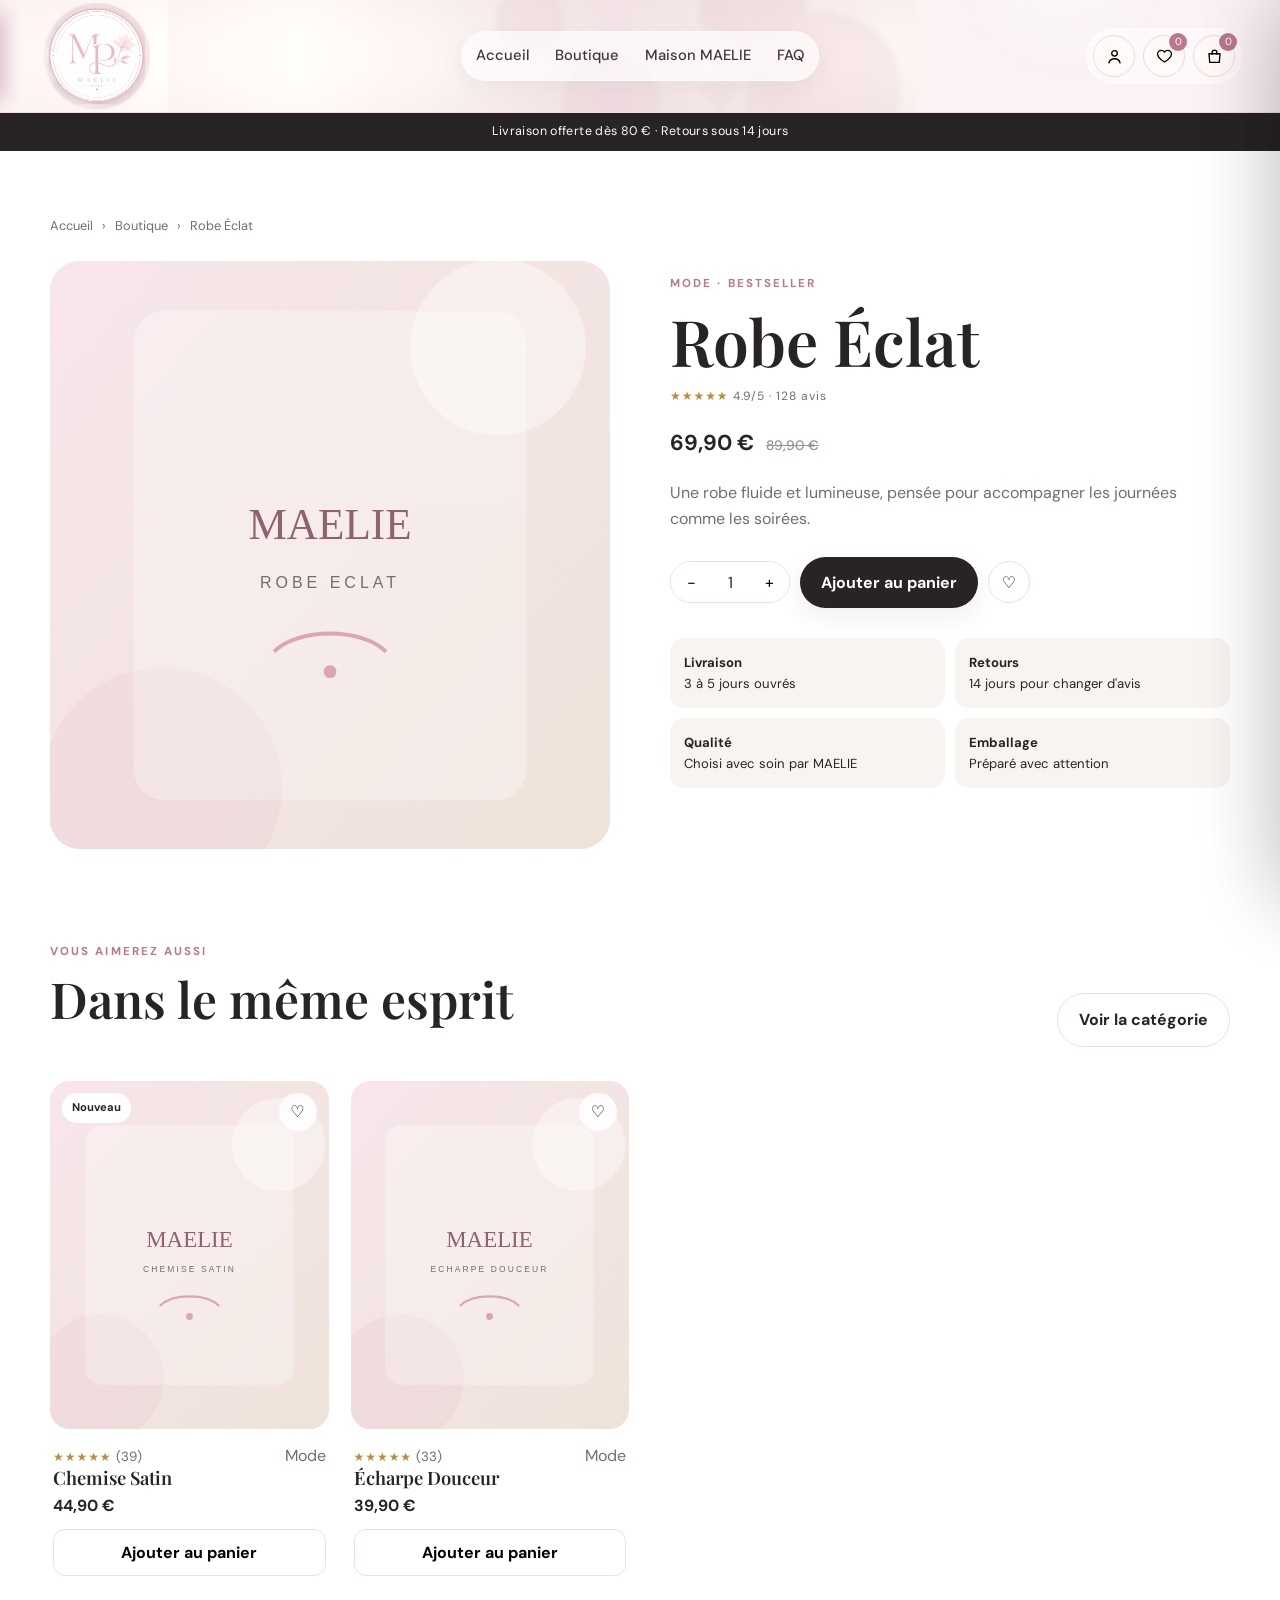
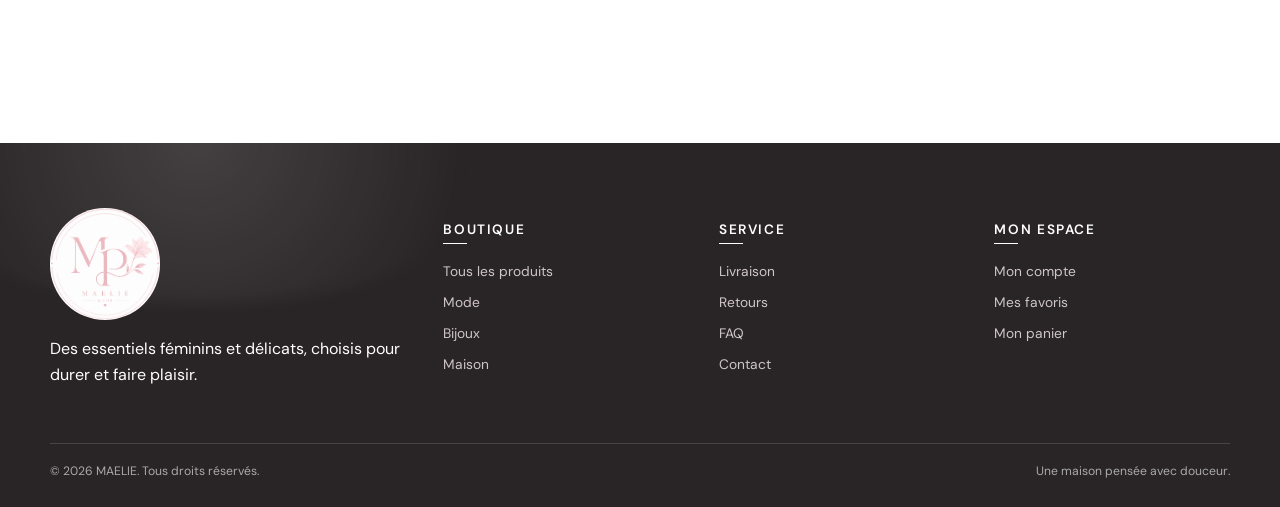
<file: product.html>
<!doctype html>
<html lang="fr">
  <head>
    <meta charset="utf-8" />
    <meta name="viewport" content="width=device-width,initial-scale=1" />
    <title>Produit — MAELIE</title>
    <link rel="stylesheet" href="css/main.css" />
    <link rel="stylesheet" href="maelie-v2.css">
  <link rel="stylesheet" href="css/cart-drawer.css">
    <link rel="stylesheet" href="css/header-footer-animations.css">
    <link rel="stylesheet" href="css/navigation-drawer.css">
</head>
  <body>
    <header class="site-header">
      <div class="container nav">
        <a class="brand" href="index.html"
          ><img src="img/logo.png" alt="MAELIE"
        /></a>
        <nav class="nav-links">
          <a href="index.html">Accueil</a><a href="boutique.html">Boutique</a
          ><a href="contact.html">Maison MAELIE</a
          ><a href="contact.html#faq">FAQ</a>
        </nav>
        <div class="nav-actions">
          <button
            class="icon-btn menu-btn"
            type="button"
            aria-label="Ouvrir le menu"
           data-menu>
            <svg class="ui-icon" viewBox="0 0 24 24" aria-hidden="true">
              <path d="M4 7h16M4 12h16M4 17h16"></path>
            </svg></button
          ><button
            class="icon-btn"
            onclick="location.href = 'compte.html'"
            type="button"
            aria-label="Mon compte"
          >
            <svg class="ui-icon" viewBox="0 0 24 24" aria-hidden="true">
              <circle cx="12" cy="8" r="3.5"></circle>
              <path d="M5 20c.8-3.5 3.2-5.2 7-5.2s6.2 1.7 7 5.2"></path>
            </svg></button
          ><button
            class="icon-btn"
            onclick="location.href = 'favoris.html'"
            type="button"
            aria-label="Mes favoris"
          >
            <svg class="ui-icon" viewBox="0 0 24 24" aria-hidden="true">
              <path
                d="M20.8 8.9c0 5-8.8 10-8.8 10s-8.8-5-8.8-10A4.7 4.7 0 0 1 8 4.2c1.7 0 3.1.9 4 2.1 0.9-1.2 2.3-2.1 4-2.1a4.7 4.7 0 0 1 4.8 4.7Z"
              ></path></svg
            ><span class="count" data-fav-count="">0</span></button
          ><button
            class="icon-btn"
            onclick="location.href = 'panier.html'"
            type="button"
            aria-label="Mon panier"
          >
            <svg class="ui-icon" viewBox="0 0 24 24" aria-hidden="true">
              <path d="M5 8.5h14l-1 11H6l-1-11Z"></path>
              <path d="M9 9V7a3 3 0 0 1 6 0v2"></path></svg
            ><span class="count" data-cart-count="">0</span>
          </button>
        </div>
      </div>
    </header>
    <div class="announcement">
      Livraison offerte dès 80 € · Retours sous 14 jours
    </div>

    <main class="product-page">
      <div class="container" data-product-page></div>
    </main>

    <div class="toast"></div>
    <script src="js/data.js"></script>
    <script src="js/core.js"></script>
    <script src="js/product.js"></script>
    <footer class="site-footer">
      <div class="container footer-grid">
        <div class="footer-brand">
          <img src="img/logo.png" alt="MAELIE" />
          <p>
            Des essentiels féminins et délicats, choisis pour durer et faire
            plaisir.
          </p>
        </div>
        <div class="footer-col">
          <h3>Boutique</h3>
          <a href="boutique.html">Tous les produits</a
          ><a href="boutique.html?cat=Mode">Mode</a
          ><a href="boutique.html?cat=Bijoux">Bijoux</a
          ><a href="boutique.html?cat=Maison">Maison</a>
        </div>
        <div class="footer-col">
          <h3>Service</h3>
          <a href="contact.html#livraison">Livraison</a
          ><a href="contact.html#retours">Retours</a
          ><a href="contact.html#faq">FAQ</a><a href="contact.html">Contact</a>
        </div>
        <div class="footer-col">
          <h3>Mon espace</h3>
          <a href="compte.html">Mon compte</a
          ><a href="favoris.html">Mes favoris</a
          ><a href="panier.html">Mon panier</a>
        </div>
      </div>
      <div class="container footer-bottom">
        <span>© 2026 MAELIE. Tous droits réservés.</span
        ><span>Une maison pensée avec douceur.</span>
      </div>
    </footer>
    <script src="maelie-v2.js"></script>
  <script src="js/cart-drawer.js"></script>
    <script src="js/header-footer-animations.js"></script>
    <script src="js/navigation-drawer.js"></script>
</body>
</html>
</file>
<file: css/main.css>
@import url("https://fonts.googleapis.com/css2?family=DM+Sans:wght@400;500;600;700&family=Playfair+Display:wght@500;600;700&display=swap");
:root {
  --rose: #dba5b4;
  --rose-dark: #b9788d;
  --rose-soft: #f9eef2;
  --beige: #f8f4ef;
  --cream: #fffaf7;
  --ink: #282426;
  --muted: #756c70;
  --line: #eadfe2;
  --white: #fff;
  --success: #547b68;
  --danger: #a85b64;
  --shadow: 0 18px 50px rgba(73, 43, 51, 0.1);
  --shadow-sm: 0 8px 24px rgba(73, 43, 51, 0.08);
  --radius: 22px;
  --radius-sm: 14px;
  --max: 1180px;
  --ease: 0.25s ease;
}
* {
  box-sizing: border-box;
}
html {
  scroll-behavior: smooth;
}
body {
  margin: 0;
  color: var(--ink);
  background: var(--white);
  font-family: "DM Sans", system-ui, sans-serif;
  line-height: 1.6;
}
a {
  color: inherit;
  text-decoration: none;
}
button,
input,
select,
textarea {
  font: inherit;
}
button {
  cursor: pointer;
}
img {
  max-width: 100%;
  display: block;
}
.container {
  width: min(var(--max), calc(100% - 40px));
  margin: auto;
}
.serif,
h1,
h2,
h3 {
  font-family: "Playfair Display", Georgia, serif;
  font-weight: 600;
  line-height: 1.12;
}
.eyebrow {
  text-transform: uppercase;
  letter-spacing: 0.18em;
  font-size: 0.72rem;
  font-weight: 700;
  color: var(--rose-dark);
}
.muted {
  color: var(--muted);
}
.center {
  text-align: center;
}
.section {
  padding: 88px 0;
}
.section-head {
  display: flex;
  justify-content: space-between;
  align-items: end;
  gap: 24px;
  margin-bottom: 34px;
}
.section-head h2 {
  font-size: clamp(2rem, 4vw, 3.1rem);
  margin: 8px 0;
}
.section-head p {
  max-width: 620px;
  margin: 0;
  color: var(--muted);
}
.ui-icon {
  width: 19px;
  height: 19px;
  display: block;
  fill: none;
  stroke: currentColor;
  stroke-width: 1.7;
  stroke-linecap: round;
  stroke-linejoin: round;
}
.btn {
  border: 0;
  border-radius: 999px;
  padding: 13px 21px;
  display: inline-flex;
  align-items: center;
  justify-content: center;
  gap: 9px;
  font-weight: 700;
  transition:
    transform var(--ease),
    box-shadow var(--ease),
    background var(--ease);
}

.btn:hover {
  transform: translateY(-2px);
  background: var(--ink);
  color: #fff;
}
.btn-primary {
  background: var(--ink);
  color: #fff;
  box-shadow: var(--shadow-sm);
}
.btn-primary:hover {
  background: #171315;
}
.btn-soft {
  background: var(--rose-soft);
  color: var(--ink);
}
.btn-outline {
  background: #fff;
  border: 1px solid var(--line);
}
.btn-danger {
  background: #fff0f1;
  color: var(--danger);
}
.pill {
  display: inline-flex;
  align-items: center;
  border-radius: 999px;
  background: var(--rose-soft);
  padding: 7px 12px;
  font-size: 0.78rem;
  font-weight: 700;
}
.toast {
  position: fixed;
  right: 22px;
  bottom: 22px;
  z-index: 1000;
  background: var(--ink);
  color: #fff;
  padding: 13px 17px;
  border-radius: 14px;
  box-shadow: var(--shadow);
  opacity: 0;
  transform: translateY(15px);
  pointer-events: none;
  transition: 0.25s;
}
.toast.show {
  opacity: 1;
  transform: none;
}
.announcement {
  background: var(--ink);
  color: #fff;
  text-align: center;
  font-size: 0.78rem;
  padding: 9px 16px;
  letter-spacing: 0.03em;
}
.site-header {
  position: sticky;
  top: 0;
  z-index: 100;
  background: rgba(255, 255, 255, 0.94);
  backdrop-filter: blur(14px);
  border-bottom: 1px solid rgba(234, 223, 226, 0.8);
}
.nav {
  height: 76px;
  display: flex;
  align-items: center;
  gap: 28px;
}
.brand {
  width: 64px;
  height: 64px;
  flex: 0 0 64px;
  display: flex;
  align-items: center;
  justify-content: center;
  overflow: hidden;
}
.brand img {
  width: 64px;
  height: 64px;
  max-width: 64px;
  max-height: 64px;
  object-fit: contain;
}
.nav-links {
  display: flex;
  gap: 24px;
  align-items: center;
}
.nav-links a {
  font-size: 0.92rem;
  font-weight: 600;
  color: #51494c;
  position: relative;
}
.nav-links a:after {
  content: "";
  position: absolute;
  left: 0;
  bottom: -7px;
  width: 0;
  height: 2px;
  background: var(--rose);
  transition: width var(--ease);
}
.nav-links a:hover:after {
  width: 100%;
}
.nav-actions {
  display: flex;
  gap: 8px;
}

.icon-btn {
  width: 42px;
  height: 42px;
  border-radius: 50%;
  border: 1px solid var(--line);
  background: #fff;
  display: grid;
  place-items: center;
  position: relative;
}

.icon-btn:hover {
  background: var(--rose-soft);
  border-color: var(--rose-dark);
  top: -1px;
}

.count {
  position: absolute;
  top: -3px;
  right: -3px;
  min-width: 18px;
  height: 18px;
  padding: 0 4px;
  border-radius: 999px;
  background: var(--rose-dark);
  color: #fff;
  font-size: 0.65rem;
  display: grid;
  place-items: center;
}
.menu-btn {
  display: none;
}
.hero {
  background: linear-gradient(120deg, var(--cream), var(--rose-soft));
  overflow: hidden;
}
.hero-grid {
  min-height: 650px;
  display: grid;
  grid-template-columns: 1.02fr 0.98fr;
  align-items: center;
  gap: 60px;
}
.hero h1 {
  font-size: clamp(3.1rem, 6vw, 5.8rem);
  margin: 15px 0 22px;
  letter-spacing: -0.04em;
}
.hero h1 em {
  color: var(--rose-dark);
  font-style: normal;
}
.hero p {
  font-size: 1.08rem;
  color: var(--muted);
  max-width: 560px;
}
.hero-actions {
  display: flex;
  gap: 12px;
  flex-wrap: wrap;
  margin-top: 28px;
}
.hero-card {
  position: relative;
  height: 520px;
  border-radius: 34px;
  overflow: hidden;
  background: linear-gradient(145deg, #f4dfe5, #eee2d7);
  box-shadow: var(--shadow);
}
.hero-card:before {
  content: "MAELIE";
  position: absolute;
  inset: 20px;
  display: grid;
  place-items: center;
  border: 1px solid rgba(255, 255, 255, 0.7);
  border-radius: 26px;
  font: 600 clamp(3rem, 7vw, 7rem)/1 "Playfair Display";
  color: rgba(255, 255, 255, 0.7);
  letter-spacing: 0.05em;
}
.hero-badge {
  position: absolute;
  left: 25px;
  bottom: 25px;
  background: rgba(255, 255, 255, 0.88);
  padding: 16px 18px;
  border-radius: 17px;
  box-shadow: var(--shadow-sm);
  max-width: 230px;
}
.benefits {
  display: grid;
  grid-template-columns: repeat(4, 1fr);
  border-top: 1px solid var(--line);
  border-bottom: 1px solid var(--line);
}
.benefit {
  padding: 25px 18px;
  display: flex;
  gap: 13px;
  align-items: center;
}
.benefit i {
  font-size: 1.3rem;
  color: var(--rose-dark);
}
.benefit strong {
  display: block;
  font-size: 0.9rem;
}
.benefit span {
  font-size: 0.76rem;
  color: var(--muted);
}
.category-grid {
  display: grid;
  grid-template-columns: repeat(4, 1fr);
  gap: 18px;
}
.category {
  min-height: 230px;
  border-radius: var(--radius);
  padding: 25px;
  display: flex;
  flex-direction: column;
  justify-content: end;
  position: relative;
  overflow: hidden;
  background: linear-gradient(145deg, #f9e9ed, #f4eee7);
  transition:
    transform var(--ease),
    box-shadow var(--ease);
}
.category:nth-child(2) {
  background: linear-gradient(145deg, #efe4db, #f8e8ec);
}
.category:nth-child(3) {
  background: linear-gradient(145deg, #f8e8ed, #eee3dc);
}
.category:nth-child(4) {
  background: linear-gradient(145deg, #eee5e0, #f8eef1);
}
.category:hover {
  transform: translateY(-5px);
  box-shadow: var(--shadow);
}
.category:before {
  content: "";
  position: absolute;
  width: 170px;
  height: 170px;
  border-radius: 50%;
  background: rgba(255, 255, 255, 0.48);
  right: -35px;
  top: -35px;
}
.category h3 {
  font-size: 1.55rem;
  margin: 0 0 3px;
  position: relative;
}
.category span {
  font-size: 0.8rem;
  color: var(--muted);
  position: relative;
}
.product-grid {
  display: grid;
  grid-template-columns: repeat(4, 1fr);
  gap: 22px;
}
.product-card {
  min-width: 0;
}
.product-media {
  aspect-ratio: 4/5;
  border-radius: 20px;
  overflow: hidden;
  background: linear-gradient(145deg, #f8e8ed, #f1ebe5);
  position: relative;
}
.product-media img {
  width: 100%;
  height: 100%;
  object-fit: cover;
  transition: transform 0.45s ease;
}
.product-card:hover .product-media img {
  transform: scale(1.04);
}
.product-badge {
  position: absolute;
  left: 12px;
  top: 12px;
  background: #fff;
  padding: 6px 10px;
  border-radius: 999px;
  font-size: 0.7rem;
  font-weight: 700;
}
.wish {
  position: absolute;
  right: 12px;
  top: 12px;
  width: 38px;
  height: 38px;
  border-radius: 50%;
  border: 0;
  background: rgba(255, 255, 255, 0.9);
  display: grid;
  place-items: center;
}
.wish.active {
  color: var(--ink);
}

.wish:hover {
  background: var(--ink);
  color: #fff;
}

.product-info {
  padding: 14px 3px;
}
.product-info h3 {
  font-size: 1.15rem;
  margin: 0 0 4px;
}
.stars {
  color: #bc8d3c;
  font-size: 0.75rem;
  letter-spacing: 0.08em;
}
.price {
  font-weight: 700;
}
.old {
  color: #9c9095;
  text-decoration: line-through;
  font-weight: 500;
  margin-left: 7px;
  font-size: 0.86rem;
}
.product-meta {
  display: flex;
  justify-content: space-between;
  gap: 8px;
  align-items: center;
}
.quick-add {
  margin-top: 10px;
  width: 100%;
  border: 1px solid var(--line);
  background: #fff;
  padding: 10px;
  border-radius: 12px;
  font-weight: 700;
}
.quick-add:hover {
  background: var(--ink);
  color: #fff;
}
.newsletter {
  background: var(--rose-soft);
  border-radius: 30px;
  padding: 55px;
  display: grid;
  grid-template-columns: 1fr 0.9fr;
  gap: 40px;
  align-items: center;
}
.newsletter h2 {
  font-size: 2.7rem;
  margin: 10px 0;
}
.newsletter-form {
  display: flex;
  background: #fff;
  padding: 6px;
  border-radius: 999px;
  border: 1px solid var(--line);
}
.newsletter-form input {
  border: 0;
  outline: 0;
  flex: 1;
  padding: 0 14px;
  background: transparent;
  min-width: 0;
}
.site-footer {
  background: #292426;
  color: #fff;
  margin-top: 70px;
  padding: 65px 0 25px;
}
.footer-grid {
  display: grid;
  grid-template-columns: 1.5fr repeat(3, 1fr);
  gap: 40px;
}
.footer-brand img {
  width: 110px;
  margin-bottom: 15px;
  border-radius: 999px;
}
.footer-col h3 {
  font-family: "DM Sans";
  font-size: 0.85rem;
  text-transform: uppercase;
  letter-spacing: 0.12em;
}
.footer-col a:hover {
  color: #ffffff;
  text-decoration: underline;
}
.footer-col a,
.footer-col p {
  display: block;
  color: #cfc6c9;
  font-size: 0.86rem;
  margin: 9px 0;
}
.footer-bottom {
  border-top: 1px solid #4b4447;
  margin-top: 40px;
  padding-top: 18px;
  color: #aaa;
  font-size: 0.76rem;
  display: flex;
  justify-content: space-between;
}
.page-hero {
  padding: 70px 0 48px;
  background: var(--cream);
  border-bottom: 1px solid var(--line);
}
.page-hero h1 {
  font-size: clamp(2.7rem, 5vw, 4.3rem);
  margin: 9px 0;
}
.shop-layout {
  display: grid;
  grid-template-columns: 240px 1fr;
  gap: 35px;
  padding: 50px 0;
}
.filters {
  position: sticky;
  top: 100px;
  height: max-content;
}
.filter-box {
  border-bottom: 1px solid var(--line);
  padding: 18px 0;
}
.filter-box h3 {
  font-family: "DM Sans";
  font-size: 0.9rem;
  margin: 0 0 13px;
}
.filter-list {
  display: grid;
  gap: 9px;
}
.filter-list label {
  font-size: 0.85rem;
  display: flex;
  gap: 9px;
  align-items: center;
  color: var(--muted);
}
.filter-list input {
  accent-color: var(--rose-dark);
}
.shop-toolbar {
  display: flex;
  justify-content: space-between;
  align-items: center;
  gap: 14px;
  margin-bottom: 25px;
  flex-wrap: wrap;
}
.search-box {
  display: flex;
  border: 1px solid var(--line);
  border-radius: 999px;
  padding: 5px;
  background: #fff;
  max-width: 360px;
  width: 100%;
}
.search-box input {
  border: 0;
  outline: 0;
  flex: 1;
  padding: 8px 12px;
}
.select {
  border: 1px solid var(--line);
  background: #fff;
  border-radius: 999px;
  padding: 11px 14px;
}
.product-page {
  padding: 65px 0;
}
.product-detail {
  display: grid;
  grid-template-columns: 1fr 1fr;
  gap: 60px;
}
.product-visual {
  border-radius: 30px;
  overflow: hidden;
  background: var(--rose-soft);
}
.product-visual img {
  width: 100%;
  aspect-ratio: 1/1.05;
  object-fit: cover;
}
.product-detail h1 {
  font-size: clamp(2.5rem, 5vw, 4.3rem);
  margin: 10px 0;
}
.detail-price {
  font-size: 1.35rem;
  font-weight: 700;
  margin: 20px 0;
}
.detail-desc {
  color: var(--muted);
  font-size: 1rem;
  max-width: 540px;
}
.quantity {
  display: flex;
  align-items: center;
  border: 1px solid var(--line);
  border-radius: 999px;
  width: max-content;
  overflow: hidden;
}
.quantity button {
  width: 40px;
  height: 40px;
  border: 0;
  background: #fff;
}
.quantity span {
  min-width: 38px;
  text-align: center;
}
.detail-actions {
  display: flex;
  gap: 10px;
  align-items: center;
  margin: 25px 0;
}
.info-list {
  display: grid;
  grid-template-columns: repeat(2, 1fr);
  gap: 10px;
  margin-top: 30px;
}
.info-item {
  padding: 14px;
  background: var(--beige);
  border-radius: 14px;
  font-size: 0.82rem;
}
.cart-layout {
  display: grid;
  grid-template-columns: 1.35fr 0.65fr;
  gap: 30px;
  padding: 55px 0;
}
.cart-item {
  display: grid;
  grid-template-columns: 90px 1fr auto;
  gap: 18px;
  padding: 18px 0;
  border-bottom: 1px solid var(--line);
  align-items: center;
}
.cart-item img {
  width: 90px;
  height: 110px;
  object-fit: cover;
  border-radius: 14px;
  background: var(--rose-soft);
}
.cart-item h3 {
  font-size: 1.1rem;
  margin: 0;
}
.summary {
  background: var(--cream);
  border: 1px solid var(--line);
  border-radius: 24px;
  padding: 25px;
  height: max-content;
  position: sticky;
  top: 100px;
}
.summary-row {
  display: flex;
  justify-content: space-between;
  margin: 11px 0;
  font-size: 0.9rem;
}
.summary-total {
  font-size: 1.2rem;
  font-weight: 700;
  border-top: 1px solid var(--line);
  padding-top: 17px;
  margin-top: 17px;
}
.coupon {
  display: flex;
  gap: 7px;
  margin: 20px 0;
}
.coupon input {
  flex: 1;
  border: 1px solid var(--line);
  border-radius: 12px;
  padding: 10px 12px;
}
.auth-grid {
  display: grid;
  grid-template-columns: 1fr 1fr;
  gap: 25px;
  padding: 55px 0;
}
.form-card {
  border: 1px solid var(--line);
  border-radius: 24px;
  padding: 28px;
  background: #fff;
  box-shadow: var(--shadow-sm);
}
.form-card h2 {
  margin: 8px 0 22px;
  font-size: 2rem;
}
.form {
  display: grid;
  gap: 15px;
}
.field {
  display: grid;
  gap: 7px;
}
.field label {
  font-size: 0.8rem;
  font-weight: 700;
}
.field input,
.field textarea,
.field select {
  width: 100%;
  border: 1px solid var(--line);
  border-radius: 12px;
  padding: 11px 13px;
  outline: none;
  background: #fff;
}
.field input:focus,
.field textarea:focus,
.field select:focus {
  border-color: var(--rose-dark);
  box-shadow: 0 0 0 3px var(--rose-soft);
}
.account-panel {
  padding: 55px 0;
}
.account-head {
  display: flex;
  justify-content: space-between;
  align-items: center;
  gap: 20px;
  margin-bottom: 25px;
}
.order-card {
  border: 1px solid var(--line);
  border-radius: 18px;
  padding: 18px;
  display: flex;
  justify-content: space-between;
  gap: 15px;
  margin: 10px 0;
}
.contact-grid {
  display: grid;
  grid-template-columns: 0.8fr 1.2fr;
  gap: 30px;
  padding: 55px 0;
}
.contact-cards {
  display: grid;
  gap: 13px;
}
.contact-card {
  padding: 20px;
  border-radius: 18px;
  background: var(--cream);
  border: 1px solid var(--line);
}
.faq {
  border-top: 1px solid var(--line);
  margin-top: 20px;
}
.faq details {
  padding: 18px 0;
  border-bottom: 1px solid var(--line);
}
.faq summary {
  font-weight: 700;
  cursor: pointer;
}
.success {
  padding: 75px 30px;
  text-align: center;
  max-width: 680px;
  margin: auto;
}
.success .check {
  width: 70px;
  height: 70px;
  border-radius: 50%;
  display: grid;
  place-items: center;
  background: #e8f3ed;
  color: var(--success);
  font-size: 1.7rem;
  margin: 0 auto 20px;
}
.admin-shell {
  padding: 40px 0;
}
.admin-grid {
  display: grid;
  grid-template-columns: repeat(4, 1fr);
  gap: 15px;
  margin: 25px 0;
}
.stat {
  background: var(--cream);
  border: 1px solid var(--line);
  border-radius: 18px;
  padding: 20px;
}
.stat strong {
  font-size: 1.8rem;
  display: block;
}
.admin-table {
  width: 100%;
  border-collapse: collapse;
  background: #fff;
}
.admin-table th,
.admin-table td {
  text-align: left;
  padding: 13px;
  border-bottom: 1px solid var(--line);
  font-size: 0.82rem;
}
.admin-table select {
  border: 1px solid var(--line);
  border-radius: 8px;
  padding: 6px;
}
.empty {
  padding: 55px;
  text-align: center;
  border: 1px dashed var(--line);
  border-radius: 22px;
  background: var(--cream);
}
@media (max-width: 980px) {
  .nav-links {
    gap: 13px;
  }
  .hero-grid {
    grid-template-columns: 1fr;
  }
  .hero-card {
    height: 390px;
  }
  .product-grid {
    grid-template-columns: repeat(3, 1fr);
  }
  .category-grid {
    grid-template-columns: repeat(2, 1fr);
  }
  .benefits {
    grid-template-columns: repeat(2, 1fr);
  }
  .shop-layout {
    grid-template-columns: 1fr;
  }
  .filters {
    position: static;
  }
  .cart-layout,
  .contact-grid {
    grid-template-columns: 1fr;
  }
  .summary {
    position: static;
  }
  .footer-grid {
    grid-template-columns: repeat(2, 1fr);
  }
  .newsletter {
    grid-template-columns: 1fr;
  }
}
@media (max-width: 700px) {
  .container {
    width: min(var(--max), calc(100% - 26px));
  }
  .nav {
    height: 68px;
  }
  .nav-links {
    display: none;
    position: absolute;
    top: 68px;
    left: 0;
    right: 0;
    background: #fff;
    padding: 20px;
    flex-direction: column;
    align-items: flex-start;
    border-bottom: 1px solid var(--line);
  }
  .nav-links.open {
    display: flex;
  }
  .menu-btn {
    display: grid;
  }
  .hero-grid {
    min-height: auto;
    padding: 60px 0;
  }
  .hero-card {
    height: 310px;
  }
  .section {
    padding: 60px 0;
  }
  .product-grid {
    grid-template-columns: repeat(2, 1fr);
    gap: 15px;
  }
  .category-grid {
    grid-template-columns: 1fr;
  }
  .benefits {
    grid-template-columns: 1fr;
  }
  .benefit {
    padding: 18px;
  }
  .section-head {
    display: block;
  }
  .section-head .btn {
    margin-top: 15px;
  }
  .newsletter {
    padding: 32px 20px;
  }
  .newsletter h2 {
    font-size: 2.1rem;
  }
  .newsletter-form {
    display: grid;
    border-radius: 17px;
    padding: 7px;
    gap: 5px;
  }
  .newsletter-form .btn {
    border-radius: 12px;
  }
  .product-detail {
    grid-template-columns: 1fr;
    gap: 30px;
  }
  .product-page {
    padding: 35px 0;
  }
  .info-list {
    grid-template-columns: 1fr;
  }
  .cart-item {
    grid-template-columns: 70px 1fr;
  }
  .cart-item > strong {
    grid-column: 2;
  }
  .cart-item img {
    width: 70px;
    height: 85px;
  }
  .auth-grid {
    grid-template-columns: 1fr;
    padding: 35px 0;
  }
  .footer-grid {
    grid-template-columns: 1fr;
  }
  .footer-bottom {
    display: block;
  }
  .footer-bottom span {
    display: block;
    margin: 5px 0;
  }
  .admin-grid {
    grid-template-columns: repeat(2, 1fr);
  }
  .admin-table {
    display: block;
    overflow: auto;
  }
  .hero h1 {
    font-size: 3.3rem;
  }
}

/* Améliorations de finition — identité MAELIE conservée */
:focus-visible {
  outline: 3px solid rgba(185, 120, 141, 0.35);
  outline-offset: 3px;
}
.product-media > a {
  display: block;
  width: 100%;
  height: 100%;
}
.breadcrumbs {
  display: flex;
  gap: 9px;
  align-items: center;
  flex-wrap: wrap;
  color: var(--muted);
  font-size: 0.8rem;
  margin-bottom: 25px;
}
.breadcrumbs a:hover {
  color: var(--rose-dark);
}
.product-copy {
  padding-top: 8px;
}
.shop-empty {
  min-height: 260px;
  display: grid;
  place-content: center;
  text-align: center;
}
.filter-box:first-child {
  padding-top: 0;
}
.filters {
  background: #fff;
}
@media (max-width: 700px) {
  .nav-actions {
    margin-left: auto;
  }
  .nav-actions .icon-btn {
    width: 38px;
    height: 38px;
  }
  .brand {
    width: 54px;
    height: 54px;
    flex-basis: 54px;
  }
  .brand img {
    width: 54px;
    height: 54px;
    max-width: 54px;
    max-height: 54px;
  }
  .cart-item > div:last-child {
    text-align: right;
  }
  .detail-actions {
    flex-wrap: wrap;
  }
  .detail-actions .btn-primary {
    flex: 1;
    min-width: 180px;
  }
  .page-hero {
    padding: 52px 0 35px;
  }
}

/* Logo MAELIE : statique */
.brand,
.brand img {
  position: static;
  transform: none;
  animation: none;
}
.footer-brand img {
  position: static;
  transform: none;
  animation: none;
}

/* Correction finale du logo dans le header */
.site-header .nav {
  min-height: 76px;
  overflow: visible;
}
.site-header .brand {
  height: 64px;
  max-height: 64px;
  overflow: hidden;
}
.site-header .brand img {
  display: block;
  width: 64px;
  height: 64px;
  max-width: 64px;
  max-height: 64px;
  object-fit: contain;
}
@media (max-width: 700px) {
  .site-header .nav {
    min-height: 68px;
  }
  .site-header .brand {
    height: 54px;
    max-height: 54px;
    width: 54px;
    flex-basis: 54px;
  }
  .site-header .brand img {
    width: 54px;
    height: 54px;
    max-width: 54px;
    max-height: 54px;
  }
}

/* ===== Structure commune header/footer ===== */
.site-header {
  width: 100%;
  min-height: 120px;

  box-sizing: border-box;
  z-index: 1000;
}
.site-header .nav {
  min-height: 120px;
  width: 100%;
  max-width: 1200px;
  margin: 0 auto;
  box-sizing: border-box;
  display: flex;
  align-items: center;
  justify-content: space-between;
  gap: 24px;
}
.site-header .brand {
  width: 64px;
  height: 64px;
  flex: 0 0 64px;
  display: flex;
  align-items: center;
  justify-content: center;
  overflow: hidden;
}
.site-header .brand img {
  display: block;
  width: 64px;
  height: 64px;
  max-width: 64px;
  max-height: 64px;
  object-fit: contain;
}
.site-header nav {
  display: flex;
  align-items: center;
  gap: 24px;
}
.site-footer {
  width: 100%;
  margin-top: auto;
  box-sizing: border-box;
}
.site-footer .footer-inner {
  width: 100%;
  max-width: 1200px;
  margin: 0 auto;
  box-sizing: border-box;
}
html,
body {
  min-height: 100%;
}
body {
  min-height: 100vh;
  display: flex;
  flex-direction: column;
}
body > main {
  flex: 1 0 auto;
  width: 100%;
  box-sizing: border-box;
}
@media (max-width: 700px) {
  .site-header,
  .site-header .nav {
    min-height: 68px;
  }
  .site-header .nav {
    padding: 0 16px;
  }
  .site-header .brand {
    width: 54px;
    height: 54px;
    flex-basis: 54px;
  }
  .site-header .brand img {
    width: 54px;
    height: 54px;
    max-width: 54px;
    max-height: 54px;
  }
  .site-header nav {
    gap: 12px;
    flex-wrap: wrap;
  }
}

/* ===== Header MAELIE — logo intégré au visuel, navigation à droite ===== */
.site-header {
  min-height: 112px;
  background: #fbf2f4 url("../img/header-maelie.png") left center / cover
    no-repeat;
  border-bottom: 1px solid rgba(185, 120, 141, 0.18);
  box-shadow: 0 8px 28px rgba(73, 43, 51, 0.06);
  backdrop-filter: none;
}
.site-header .nav {
  min-height: 112px;
  height: 112px;
  max-width: 1240px;
  padding: 0 20px;
  justify-content: flex-start;
  gap: 18px;
}
/* Le logo est désormais intégré directement dans l'image du header.
   Le lien reste présent et accessible pour revenir à l'accueil. */
.site-header .brand {
  width: 245px;
  height: 104px;
  flex: 0 0 245px;
  overflow: visible;
}
.site-header .brand img {
  width: 1px;
  height: 1px;
  opacity: 0;
  position: absolute;
  pointer-events: none;
}
.site-header .nav-links {
  margin-left: auto;
  gap: 22px;
  align-items: center;
  white-space: nowrap;
}
.site-header .nav-links a {
  color: #40363a;
  text-shadow: 0 1px 8px rgba(255, 250, 247, 0.9);
}
.site-header .nav-links a:hover,
.site-header .nav-links a.active {
  color: var(--rose-dark);
}
.site-header .nav-actions {
  margin-left: 8px;
  gap: 8px;
}
.site-header .icon-btn {
  background: rgba(255, 250, 247, 0.82);
  border-color: rgba(185, 120, 141, 0.25);
  backdrop-filter: blur(7px);
}
.site-header .icon-btn:hover {
  background: rgba(249, 238, 242, 0.96);
}

.site-header .nav-links {
  display: flex;
  align-items: center;
  gap: 8px;
  padding: 12px 14px;
  border-radius: 999px;
  background: rgba(255, 255, 255, 0.62);
  border: 1px solid rgba(255, 255, 255, 0.75);
  box-shadow: 0 8px 24px rgba(73, 43, 51, 0.06);
}

.site-header .nav-actions {
  order: 2;
  margin-left: auto;
  display: flex;
  gap: 7px;
  padding: 6px;
  border-radius: 999px;
  background: rgba(255, 255, 255, 0.55);
  border: 1px solid rgba(255, 255, 255, 0.7);
}

@media (max-width: 980px) {
  .site-header .brand {
    width: 210px;
    flex-basis: 210px;
  }
  .site-header .nav-links {
    gap: 12px;
  }
  .site-header .nav-links a {
    font-size: 0.84rem;
  }
}

@media (max-width: 700px) {
  .site-header,
  .site-header .nav {
    min-height: 72px;
    height: 72px;
  }
  .site-header {
    background-size: auto 72px;
    background-position: left center;
  }
  .site-header .nav {
    width: 100%;
    padding: 0 13px;
    gap: 8px;
  }
  .site-header .brand {
    width: 112px;
    height: 66px;
    flex: 0 0 112px;
  }
  .site-header .nav-links {
    top: 72px;
    margin-left: auto;
    right: 0;
    background: rgba(255, 250, 247, 0.98);
    backdrop-filter: blur(12px);
  }
  .site-header .nav-actions {
    margin-left: auto;
  }
  .site-header .nav-actions .icon-btn {
    width: 38px;
    height: 38px;
  }
}

/* ===== Header MAELIE — composition finale : logo intégré à gauche, navigation centrée, actions à droite ===== */
.site-header {
  min-height: 112px;
  background: #fbf2f4 url("../img/header-maelie-final.png") left center / auto
    100% no-repeat;
  border-bottom: 1px solid rgba(185, 120, 141, 0.18);
  box-shadow: 0 8px 28px rgba(73, 43, 51, 0.06);
}
.site-header .nav {
  min-height: 112px;
  height: 112px;
  max-width: 1240px;
  padding: 0 18px;
  display: grid;
  grid-template-columns: 1fr auto 1fr;
  align-items: center;
  gap: 18px;
}
/* Le logo est visuellement intégré dans le fond. Ce lien invisible conserve l'accessibilité et le retour accueil. */
.site-header .brand {
  width: 1px;
  height: 1px;
  min-width: 1px;
  flex: none;
  opacity: 0;
  pointer-events: none;
  overflow: hidden;
}
.site-header .brand img {
  width: 1px;
  height: 1px;
  opacity: 0;
}
.site-header .nav-links {
  grid-column: 2;
  justify-self: center;
  margin: 0;
  gap: 26px;
  align-items: center;
  white-space: nowrap;
}
.site-header .nav-links a {
  color: #40363a;
  text-shadow: 0 1px 9px rgba(255, 250, 247, 0.96);
  font-weight: 500;
}
.site-header .nav-links a:hover,
.site-header .nav-links a.active {
  color: var(--rose-dark);
}
.site-header .nav-actions {
  grid-column: 3;
  justify-self: end;
  margin: 0;
  gap: 8px;
}
.site-header .icon-btn {
  background: rgba(255, 250, 247, 0.82);
  border-color: rgba(185, 120, 141, 0.25);
  backdrop-filter: blur(7px);
}
.site-header .icon-btn:hover {
  background: rgba(249, 238, 242, 0.96);
}

@media (max-width: 980px) {
  .site-header .nav {
    gap: 10px;
    padding: 0 12px;
  }
  .site-header .nav-links {
    gap: 14px;
  }
  .site-header .nav-links a {
    font-size: 0.84rem;
  }
  .site-header .nav-actions {
    gap: 5px;
  }
}

@media (max-width: 700px) {
  .site-header,
  .site-header .nav {
    min-height: 72px;
    height: 72px;
  }
  .site-header {
    background-size: auto 100%;
    background-position: left center;
  }
  .site-header .nav {
    display: flex;
    width: 100%;
    padding: 0 13px;
    gap: 8px;
  }
  .site-header .brand {
    display: none;
  }
  .site-header .nav-links {
    display: none;
    position: absolute;
    top: 72px;
    right: 0;
    margin: 0;
    background: rgba(255, 250, 247, 0.98);
    backdrop-filter: blur(12px);
  }
  .site-header .nav-links.open {
    display: flex;
  }
  .site-header .nav-actions {
    margin-left: auto;
  }
  .site-header .nav-actions .icon-btn {
    width: 38px;
    height: 38px;
  }
}
</file>
<file: maelie-v2.css>
/* =========================================================
   MAELIE V2 — premium motion & micro-interactions layer
   Designed to sit on top of the existing prototype styles.
   ========================================================= */

:root {
  --maelie-ease: cubic-bezier(.22, 1, .36, 1);
  --maelie-fast: 180ms;
  --maelie-slow: 700ms;
}

html {
  scroll-behavior: smooth;
}

body {
  overflow-x: hidden;
}

/* ---------- page intro ---------- */
body.maelie-v2 {
  animation: maeliePageIn 520ms var(--maelie-ease) both;
}

@keyframes maeliePageIn {
  from { opacity: 0; }
  to { opacity: 1; }
}

/* ---------- accessible focus ---------- */
:where(a, button, input, select, textarea):focus-visible {
  outline: 2px solid currentColor;
  outline-offset: 4px;
}

/* ---------- reveal on scroll ---------- */
.maelie-reveal {
  opacity: 0;
  transform: translateY(28px);
  transition:
    opacity 760ms var(--maelie-ease),
    transform 760ms var(--maelie-ease);
  transition-delay: var(--maelie-delay, 0ms);
}

.maelie-reveal.is-visible {
  opacity: 1;
  transform: none;
}

/* ---------- premium section title line ---------- */
.maelie-line-reveal {
  position: relative;
}

.maelie-line-reveal::after {
  content: "";
  display: block;
  width: 0;
  height: 1px;
  margin-top: .7rem;
  background: currentColor;
  opacity: .55;
  transition: width 900ms var(--maelie-ease);
}

.maelie-line-reveal.is-visible::after {
  width: 74px;
}

/* ---------- product card lift ---------- */
:where(.product-card, .card, [class*="product-card"]) {
  transition:
    transform 360ms var(--maelie-ease),
    box-shadow 360ms var(--maelie-ease);
}

@media (hover: hover) and (pointer: fine) {
  :where(.product-card, .card, [class*="product-card"]):hover {
    transform: translateY(-5px);
  }

  :where(.product-card, .card, [class*="product-card"]) img {
    transition: transform 700ms var(--maelie-ease);
  }

  :where(.product-card, .card, [class*="product-card"]):hover img {
    transform: scale(1.035);
  }
}

/* ---------- buttons ---------- */
:where(.btn, button, .button) {
  transition:
    transform var(--maelie-fast) var(--maelie-ease),
    box-shadow var(--maelie-fast) ease,
    background-color var(--maelie-fast) ease;
}

@media (hover: hover) and (pointer: fine) {
  :where(.btn, .button):hover {
    transform: translateY(-2px);
  }
}

:where(.btn, button, .button):active {
  transform: translateY(0) scale(.98);
}

/* ---------- favorite "pop" ---------- */
.maelie-fav-pop {
  animation: maelieFavPop 420ms var(--maelie-ease);
}

@keyframes maelieFavPop {
  0% { transform: scale(1); }
  35% { transform: scale(1.28); }
  65% { transform: scale(.94); }
  100% { transform: scale(1); }
}

/* ---------- cart count pulse ---------- */
.maelie-cart-pulse {
  animation: maelieCartPulse 500ms var(--maelie-ease);
}

@keyframes maelieCartPulse {
  0% { transform: scale(1); }
  45% { transform: scale(1.24); }
  100% { transform: scale(1); }
}

/* ---------- image loading polish ---------- */
img {
  transition: opacity 320ms ease;
}

img.maelie-loading {
  opacity: .35;
}

img.maelie-loaded {
  opacity: 1;
}

/* ---------- soft hero ornaments ---------- */
.maelie-orb {
  position: absolute;
  width: clamp(160px, 24vw, 380px);
  aspect-ratio: 1;
  border-radius: 50%;
  pointer-events: none;
  z-index: -1;
  filter: blur(3px);
  opacity: .34;
  background:
    radial-gradient(circle at 35% 30%, rgba(255,255,255,.8), rgba(255,255,255,0) 42%),
    radial-gradient(circle, rgba(219,165,180,.52), rgba(219,165,180,0) 68%);
  animation: maelieFloat 9s ease-in-out infinite;
}

.maelie-orb--one { top: 6%; left: -8%; }
.maelie-orb--two { right: -9%; bottom: 4%; animation-delay: -4s; }

@keyframes maelieFloat {
  0%, 100% { transform: translate3d(0, 0, 0); }
  50% { transform: translate3d(0, -12px, 0); }
}

/* ---------- mobile menu enhancement ---------- */
@media (max-width: 760px) {
  [data-menu-panel], .nav-menu, .mobile-menu {
    transition:
      opacity 260ms ease,
      transform 360ms var(--maelie-ease),
      visibility 260ms ease;
  }

  .maelie-menu-enhanced {
    position: fixed !important;
    inset: 0 !important;
    z-index: 1000;
    display: flex !important;
    flex-direction: column;
    justify-content: center;
    padding: 2rem;
    opacity: 0;
    visibility: hidden;
    transform: translateY(-14px);
  }

  .maelie-menu-enhanced.is-open {
    opacity: 1;
    visibility: visible;
    transform: none;
  }

  .maelie-menu-enhanced a {
    opacity: 0;
    transform: translateY(12px);
    transition: opacity 320ms ease, transform 420ms var(--maelie-ease);
  }

  .maelie-menu-enhanced.is-open a {
    opacity: 1;
    transform: none;
  }

  .maelie-menu-enhanced a:nth-child(1) { transition-delay: 50ms; }
  .maelie-menu-enhanced a:nth-child(2) { transition-delay: 90ms; }
  .maelie-menu-enhanced a:nth-child(3) { transition-delay: 130ms; }
  .maelie-menu-enhanced a:nth-child(4) { transition-delay: 170ms; }
  .maelie-menu-enhanced a:nth-child(5) { transition-delay: 210ms; }
}

/* ---------- reduced motion ---------- */
@media (prefers-reduced-motion: reduce) {
  html { scroll-behavior: auto; }
  *, *::before, *::after {
    animation-duration: .001ms !important;
    animation-iteration-count: 1 !important;
    transition-duration: .001ms !important;
  }
}
/* Navigation drawer: the old full-screen mobile panel is superseded by the lateral drawer. */
@media (max-width:760px){
  .nav-links{display:none !important;}
}
</file>
<file: css/cart-drawer.css>
/* MAELIE — mini-panier latéral */
.ma-cart-overlay{position:fixed;inset:0;z-index:9997;background:rgba(25,20,21,.38);backdrop-filter:blur(5px);-webkit-backdrop-filter:blur(5px);opacity:0;visibility:hidden;transition:opacity .4s ease,visibility .4s ease}.ma-cart-overlay.is-open{opacity:1;visibility:visible}
.ma-cart-drawer{position:fixed;top:0;right:0;width:min(450px,94vw);height:100dvh;z-index:9998;display:flex;flex-direction:column;background:#fff;color:#211c1d;box-shadow:-25px 0 80px rgba(0,0,0,.14);transform:translate3d(105%,0,0);transition:transform .6s cubic-bezier(.22,.61,.36,1);isolation:isolate}.ma-cart-drawer.is-open{transform:translate3d(0,0,0)}
.ma-cart-header{flex-shrink:0;display:flex;align-items:flex-start;justify-content:space-between;padding:27px 28px 22px;border-bottom:1px solid rgba(33,28,29,.1)}.ma-cart-header__eyebrow{display:block;margin-bottom:6px;font-size:9px;letter-spacing:.24em;text-transform:uppercase;color:#817678}.ma-cart-header__title{margin:0;font-size:26px;line-height:1.1;font-weight:500}.ma-cart-header__count{margin-left:7px;font-size:12px;font-weight:400;color:#817678}.ma-cart-close{width:42px;height:42px;display:flex;align-items:center;justify-content:center;border:1px solid rgba(33,28,29,.1);border-radius:50%;background:transparent;color:#211c1d;font-size:22px;cursor:pointer;transition:transform .3s ease,background .3s ease}.ma-cart-close:hover{transform:rotate(90deg);background:#f7f3f0}
.ma-cart-content{flex:1;overflow-y:auto;overflow-x:hidden;padding:5px 28px 30px;scrollbar-width:thin}.ma-cart-content::-webkit-scrollbar{width:4px}.ma-cart-content::-webkit-scrollbar-thumb{background:rgba(0,0,0,.15)}
.ma-cart-item{position:relative;display:grid;grid-template-columns:86px minmax(0,1fr);gap:16px;padding:20px 0;border-bottom:1px solid rgba(33,28,29,.1);animation:maCartItemIn .5s cubic-bezier(.22,.61,.36,1) both}@keyframes maCartItemIn{from{opacity:0;transform:translate3d(25px,0,0)}to{opacity:1;transform:translate3d(0,0,0)}}
.ma-cart-item__image{display:block;width:86px;height:108px;overflow:hidden;background:#f7f3f0}.ma-cart-item__image img{width:100%;height:100%;display:block;object-fit:cover;transition:transform .6s cubic-bezier(.22,.61,.36,1)}.ma-cart-item:hover .ma-cart-item__image img{transform:scale(1.07)}
.ma-cart-item__info{min-width:0}.ma-cart-item__category{display:block;margin-bottom:5px;font-size:9px;letter-spacing:.15em;text-transform:uppercase;color:#817678}.ma-cart-item__name{margin:0 35px 6px 0;font-size:15px;line-height:1.35;font-weight:500}.ma-cart-item__name a{color:inherit;text-decoration:none}.ma-cart-item__price{font-size:13px;color:#817678}.ma-cart-item__total{display:block;margin-top:11px;font-size:14px;font-weight:500}
.ma-cart-item__remove{position:absolute;top:20px;right:0;width:27px;height:27px;border:0;background:transparent;color:#817678;cursor:pointer;opacity:.55;transition:opacity .2s ease,transform .2s ease}.ma-cart-item__remove:hover{opacity:1;transform:scale(1.1)}
.ma-cart-quantity{display:inline-flex;align-items:center;margin-top:13px;border:1px solid rgba(33,28,29,.1)}.ma-cart-quantity button{width:30px;height:29px;display:flex;align-items:center;justify-content:center;border:0;background:transparent;font-size:15px;cursor:pointer;transition:background .2s ease}.ma-cart-quantity button:hover{background:#f7f3f0}.ma-cart-quantity__number{min-width:28px;text-align:center;font-size:12px}
.ma-cart-empty{min-height:55vh;display:flex;flex-direction:column;align-items:center;justify-content:center;text-align:center;padding:30px}.ma-cart-empty__icon{margin-bottom:20px;font-size:40px;line-height:1;animation:maCartFloat 3.5s ease-in-out infinite}@keyframes maCartFloat{0%,100%{transform:translateY(0)}50%{transform:translateY(-8px)}}.ma-cart-empty h3{margin:0 0 9px;font-size:22px;font-weight:500}.ma-cart-empty p{max-width:270px;margin:0 0 24px;color:#817678;font-size:13px;line-height:1.7}.ma-cart-empty__button{display:inline-flex;align-items:center;justify-content:center;min-height:47px;padding:0 25px;background:#211c1d;color:#fff;text-decoration:none;font-size:12px;transition:transform .3s ease}.ma-cart-empty__button:hover{transform:translateY(-2px)}
.ma-cart-footer{flex-shrink:0;padding:20px 28px 27px;border-top:1px solid rgba(33,28,29,.1);background:rgba(255,255,255,.97)}.ma-cart-shipping{margin-bottom:18px}.ma-cart-shipping__text{display:flex;justify-content:space-between;margin-bottom:8px;font-size:11px;color:#817678}.ma-cart-shipping__text strong{color:#211c1d;font-weight:500}.ma-cart-shipping__bar{width:100%;height:3px;overflow:hidden;background:#f7f3f0}.ma-cart-shipping__progress{width:0;height:100%;background:#211c1d;transition:width .7s cubic-bezier(.22,.61,.36,1)}
.ma-cart-total{display:flex;align-items:center;justify-content:space-between;margin-bottom:17px}.ma-cart-total span{font-size:13px;color:#817678}.ma-cart-total strong{font-size:21px;font-weight:500}.ma-cart-actions{display:grid;gap:9px}.ma-cart-button{width:100%;min-height:50px;display:flex;align-items:center;justify-content:center;text-decoration:none;font-size:12px;transition:transform .3s ease,background .3s ease}.ma-cart-button:hover{transform:translateY(-2px)}.ma-cart-button--outline{border:1px solid #211c1d;color:#211c1d;background:transparent}.ma-cart-button--dark{color:#fff;background:#211c1d}.ma-cart-secure{margin:12px 0 0;text-align:center;font-size:9px;letter-spacing:.04em;color:#817678}
body.ma-cart-lock{overflow:hidden}@media(max-width:600px){.ma-cart-drawer{width:100vw}.ma-cart-header{padding:22px 20px 18px}.ma-cart-header__title{font-size:23px}.ma-cart-content{padding-left:20px;padding-right:20px}.ma-cart-footer{padding:17px 20px 22px}.ma-cart-item{grid-template-columns:76px minmax(0,1fr);gap:13px}.ma-cart-item__image{width:76px;height:96px}}@media(prefers-reduced-motion:reduce){.ma-cart-drawer,.ma-cart-overlay,.ma-cart-item,.ma-cart-item__image img,.ma-cart-close,.ma-cart-button,.ma-cart-shipping__progress,.ma-cart-empty__icon{transition:none!important;animation:none!important}}
</file>
<file: css/header-footer-animations.css>
/* =========================================================
   MAELIE — Animations signature Header + Footer
   Additif : ne modifie aucune logique existante.
   ========================================================= */

.site-header {
  position: relative;
  isolation: isolate;
  overflow: hidden;
  animation: maelieHeaderIn .9s cubic-bezier(.22,.8,.2,1) both;
}

.site-header::before {
  content: "";
  position: absolute;
  inset: 0;
  z-index: 0;
  pointer-events: none;
  background: linear-gradient(105deg, transparent 15%, rgba(255,255,255,.62) 42%, rgba(255,255,255,.12) 49%, transparent 62%);
  transform: translateX(-120%);
  animation: maelieHeaderSweep 5.8s ease-in-out 1.1s infinite;
}

.site-header::after {
  content: "";
  position: absolute;
  width: 230px;
  height: 230px;
  right: 8%;
  top: -145px;
  border-radius: 50%;
  background: radial-gradient(circle, rgba(255,255,255,.48), rgba(255,255,255,0) 68%);
  filter: blur(2px);
  pointer-events: none;
  z-index: 0;
  animation: maelieHeaderGlow 6s ease-in-out infinite;
}

.site-header .nav {
  position: relative;
  z-index: 2;
}

.site-header .nav-links a {
  position: relative;
  transition: transform .28s ease, color .28s ease, text-shadow .28s ease;
}

.site-header .nav-links a::after {
  content: "";
  position: absolute;
  left: 50%;
  bottom: -9px;
  width: 0;
  height: 2px;
  border-radius: 999px;
  background: currentColor;
  transform: translateX(-50%);
  transition: width .32s cubic-bezier(.2,.8,.2,1);
}

.site-header .nav-links a:hover,
.site-header .nav-links a.active {
  transform: translateY(-2px);
  text-shadow: 0 5px 18px rgba(151,92,111,.22);
}

.site-header .nav-links a:hover::after,
.site-header .nav-links a.active::after {
  width: 100%;
}

.site-header .nav-actions .icon-btn {
  position: relative;
  overflow: visible;
  transition: transform .3s cubic-bezier(.2,.8,.2,1), box-shadow .3s ease, background .3s ease;
}

.site-header .nav-actions .icon-btn::before {
  content: "";
  position: absolute;
  inset: -5px;
  border-radius: inherit;
  border: 1px solid rgba(185,120,141,.28);
  opacity: 0;
  transform: scale(.72);
  transition: opacity .3s ease, transform .35s cubic-bezier(.2,.8,.2,1);
}

.site-header .nav-actions .icon-btn:hover {
  transform: translateY(-4px) scale(1.045);
  box-shadow: 0 12px 25px rgba(73,43,51,.14);
}

.site-header .nav-actions .icon-btn:hover::before {
  opacity: 1;
  transform: scale(1);
}

.site-header .nav-actions .icon-btn:hover .ui-icon {
  animation: maelieIconPulse .65s ease;
}

.site-footer {
  position: relative;
  isolation: isolate;
  overflow: hidden;
  animation: maelieFooterIn .9s cubic-bezier(.22,.8,.2,1) both;
}

.site-footer::before {
  content: "";
  position: absolute;
  left: -12%;
  top: -170px;
  width: 55%;
  height: 330px;
  border-radius: 50%;
  background: radial-gradient(circle, rgba(255,255,255,.13), rgba(255,255,255,0) 70%);
  filter: blur(8px);
  pointer-events: none;
  z-index: 0;
  animation: maelieFooterOrb 8s ease-in-out infinite;
}

.site-footer::after {
  content: "";
  position: absolute;
  inset: 0;
  z-index: 0;
  pointer-events: none;
  background: linear-gradient(110deg, transparent 20%, rgba(255,255,255,.055) 48%, transparent 72%);
  transform: translateX(-120%);
  animation: maelieFooterSweep 8s ease-in-out 1.8s infinite;
}

.site-footer .container {
  position: relative;
  z-index: 2;
}

.footer-brand,
.footer-col {
  transition: transform .35s ease, opacity .35s ease;
}

.footer-brand:hover {
  transform: translateY(-5px);
}

.footer-brand img {
  transition: transform .5s cubic-bezier(.2,.8,.2,1), filter .5s ease;
}

.footer-brand:hover img {
  transform: rotate(-4deg) scale(1.07);
  filter: drop-shadow(0 10px 20px rgba(0,0,0,.22));
}

.footer-col h3 {
  position: relative;
  display: inline-block;
}

.footer-col h3::after {
  content: "";
  position: absolute;
  left: 0;
  bottom: -7px;
  width: 24px;
  height: 1px;
  background: currentColor;
  transition: width .35s ease;
}

.footer-col:hover h3::after {
  width: 100%;
}

.footer-col a {
  position: relative;
  width: fit-content;
  max-width: 100%;
  text-decoration: none !important;
  transition: transform .28s ease, color .28s ease, padding-left .28s ease;
}

.footer-col a::before {
  content: "→";
  position: absolute;
  left: 0;
  opacity: 0;
  transform: translateX(-8px);
  transition: opacity .25s ease, transform .25s ease;
}

.footer-col a:hover {
  padding-left: 17px;
  transform: translateX(2px);
}

.footer-col a:hover::before {
  opacity: 1;
  transform: translateX(0);
}

.footer-bottom {
  position: relative;
  transition: border-color .35s ease;
}

.site-footer:hover .footer-bottom {
  border-color: rgba(255,255,255,.24);
}

@keyframes maelieHeaderIn {
  from { opacity: 0; transform: translateY(-18px); }
  to { opacity: 1; transform: translateY(0); }
}

@keyframes maelieHeaderSweep {
  0%, 16% { transform: translateX(-120%); }
  42%, 58% { transform: translateX(120%); }
  100% { transform: translateX(120%); }
}

@keyframes maelieHeaderGlow {
  0%, 100% { transform: translate3d(0,0,0) scale(.9); opacity: .55; }
  50% { transform: translate3d(-95px,105px,0) scale(1.22); opacity: .9; }
}

@keyframes maelieIconPulse {
  0% { transform: scale(1); }
  45% { transform: scale(1.18) rotate(-4deg); }
  100% { transform: scale(1); }
}

@keyframes maelieFooterIn {
  from { opacity: .25; transform: translateY(22px); }
  to { opacity: 1; transform: translateY(0); }
}

@keyframes maelieFooterOrb {
  0%, 100% { transform: translate(0,0) scale(1); opacity: .7; }
  50% { transform: translate(25%,55px) scale(1.25); opacity: 1; }
}

@keyframes maelieFooterSweep {
  0%, 18% { transform: translateX(-120%); }
  45%, 60% { transform: translateX(120%); }
  100% { transform: translateX(120%); }
}

@media (prefers-reduced-motion: reduce) {
  .site-header,
  .site-header::before,
  .site-header::after,
  .site-footer,
  .site-footer::before,
  .site-footer::after {
    animation: none !important;
  }
  .site-header .nav-links a,
  .site-header .nav-actions .icon-btn,
  .footer-brand,
  .footer-col,
  .footer-brand img,
  .footer-col a,
  .footer-col h3::after {
    transition: none !important;
  }
}

@media (max-width: 700px) {
  .site-header::after {
    right: -80px;
  }
  .site-header::before {
    animation-duration: 7s;
  }
  .footer-col a:hover {
    padding-left: 12px;
  }
}

@keyframes maelieNavIn {
  from { opacity: 0; transform: translateY(-9px); }
  to { opacity: 1; transform: translateY(0); }
}

.site-footer.ma-footer-ready .footer-brand,
.site-footer.ma-footer-ready .footer-col {
  opacity: .72;
  transform: translateY(12px);
}

.site-footer.ma-footer-visible .footer-brand,
.site-footer.ma-footer-visible .footer-col {
  opacity: 1;
  transform: translateY(0);
}

.site-footer.ma-footer-visible .footer-col:nth-child(2) { transition-delay: .05s; }
.site-footer.ma-footer-visible .footer-col:nth-child(3) { transition-delay: .11s; }
.site-footer.ma-footer-visible .footer-col:nth-child(4) { transition-delay: .17s; }
</file>
<file: css/navigation-drawer.css>
/* MAELIE — navigation drawer latéral */
.ma-nav-overlay{position:fixed;inset:0;z-index:9995;background:rgba(25,20,21,.38);backdrop-filter:blur(5px);-webkit-backdrop-filter:blur(5px);opacity:0;visibility:hidden;transition:opacity .4s ease,visibility .4s ease}
.ma-nav-overlay.is-open{opacity:1;visibility:visible}
.ma-nav-drawer{position:fixed;top:0;right:0;width:min(420px,42vw);min-width:320px;height:100dvh;z-index:9996;display:flex;flex-direction:column;background:#fff;color:#211c1d;box-shadow:-25px 0 80px rgba(0,0,0,.14);transform:translate3d(105%,0,0);transition:transform .6s cubic-bezier(.22,.61,.36,1);isolation:isolate}
.ma-nav-drawer.is-open{transform:translate3d(0,0,0)}
.ma-nav-header{display:flex;align-items:flex-start;justify-content:space-between;padding:28px 28px 22px;border-bottom:1px solid rgba(33,28,29,.1);flex-shrink:0}
.ma-nav-eyebrow{display:block;margin-bottom:6px;font-size:9px;letter-spacing:.24em;text-transform:uppercase;color:#817678}
.ma-nav-title{margin:0;font-size:26px;line-height:1.1;font-weight:500}
.ma-nav-close{width:42px;height:42px;display:flex;align-items:center;justify-content:center;border:1px solid rgba(33,28,29,.1);border-radius:50%;background:transparent;color:#211c1d;font-size:22px;cursor:pointer;transition:transform .3s ease,background .3s ease}
.ma-nav-close:hover{transform:rotate(90deg);background:#f7f3f0}
.ma-nav-content{flex:1;overflow-y:auto;padding:18px 28px 30px;scrollbar-width:thin}
.ma-nav-content::-webkit-scrollbar{width:4px}.ma-nav-content::-webkit-scrollbar-thumb{background:rgba(0,0,0,.15)}
.ma-nav-links{display:flex;flex-direction:column}
.ma-nav-link{position:relative;display:flex;align-items:center;justify-content:space-between;padding:21px 2px;border-bottom:1px solid rgba(33,28,29,.09);color:#211c1d;text-decoration:none;font-size:19px;font-weight:500;letter-spacing:-.01em;opacity:0;transform:translateX(24px);transition:opacity .38s ease,transform .5s cubic-bezier(.22,.61,.36,1),padding-left .25s ease}
.ma-nav-drawer.is-open .ma-nav-link{opacity:1;transform:none}
.ma-nav-link:nth-child(1){transition-delay:60ms}.ma-nav-link:nth-child(2){transition-delay:100ms}.ma-nav-link:nth-child(3){transition-delay:140ms}.ma-nav-link:nth-child(4){transition-delay:180ms}.ma-nav-link:nth-child(5){transition-delay:220ms}.ma-nav-link:nth-child(6){transition-delay:260ms}
.ma-nav-link::after{content:'↗';font-size:16px;font-weight:400;color:#817678;transform:translateX(-5px);opacity:0;transition:transform .25s ease,opacity .25s ease}
.ma-nav-link:hover{padding-left:8px}.ma-nav-link:hover::after{transform:translateX(0);opacity:1}
.ma-nav-footer{flex-shrink:0;padding:18px 28px 25px;border-top:1px solid rgba(33,28,29,.1);background:rgba(255,255,255,.97)}
.ma-nav-footer-note{margin:0 0 12px;font-size:10px;letter-spacing:.12em;text-transform:uppercase;color:#817678}
.ma-nav-footer-link{color:#211c1d;text-decoration:none;font-size:12px}
body.ma-nav-lock{overflow:hidden}
@media(max-width:760px){
 .ma-nav-drawer{width:min(88vw,390px);min-width:0}
 .ma-nav-header{padding:22px 20px 18px}.ma-nav-title{font-size:23px}.ma-nav-content{padding:12px 20px 25px}.ma-nav-footer{padding:16px 20px 22px}.ma-nav-link{font-size:18px;padding:19px 2px}
}
@media(max-width:380px){.ma-nav-drawer{width:92vw}.ma-nav-link{font-size:17px}}
@media(prefers-reduced-motion:reduce){.ma-nav-drawer,.ma-nav-overlay,.ma-nav-link,.ma-nav-close{transition:none!important}.ma-nav-link{opacity:1;transform:none}}
</file>
<file: css/home-animations.css>
/* MAELIE — homepage visual motion layer. Decorative only. */
.home-motion-wrap { position: relative; overflow: hidden; }
.hero { position: relative; isolation: isolate; }
.hero::before { content:""; position:absolute; width:34vw; max-width:520px; aspect-ratio:1; left:-12vw; top:-18%; border-radius:50%; background:radial-gradient(circle, rgba(255,255,255,.72), rgba(255,255,255,0) 68%); filter:blur(8px); z-index:-1; animation:homeGlow 8s ease-in-out infinite; pointer-events:none; }
.hero::after { content:""; position:absolute; width:42vw; max-width:620px; aspect-ratio:1; right:-18vw; bottom:-35%; border-radius:50%; background:radial-gradient(circle, rgba(203,146,165,.22), rgba(203,146,165,0) 70%); filter:blur(14px); z-index:-1; animation:homeGlow 10s ease-in-out -3s infinite; pointer-events:none; }
.hero-copy-motion { animation:homeHeroIn .9s cubic-bezier(.22,1,.36,1) .08s both; }
.hero-card { transform:translateZ(0); animation:homeHeroCardIn 1s cubic-bezier(.22,1,.36,1) .18s both; }
.hero-card::after { content:""; position:absolute; inset:-35%; background:linear-gradient(115deg, transparent 42%, rgba(255,255,255,.48) 50%, transparent 58%); transform:translateX(-45%) rotate(8deg); animation:homeCardSweep 7s ease-in-out 1.3s infinite; pointer-events:none; }
.hero-card::before { transition:transform .8s cubic-bezier(.22,1,.36,1), letter-spacing .8s ease; }
.hero-card:hover::before { transform:scale(1.04); letter-spacing:.09em; }
.home-float { position:absolute; z-index:3; padding:10px 14px; border:1px solid rgba(255,255,255,.72); background:rgba(255,255,255,.78); backdrop-filter:blur(12px); -webkit-backdrop-filter:blur(12px); border-radius:999px; box-shadow:0 15px 35px rgba(73,43,51,.11); font-size:.74rem; font-weight:700; letter-spacing:.02em; animation:homeFloat 5.5s ease-in-out infinite; }
.home-float--one { right:4%; top:17%; animation-delay:-1s; }
.home-float--two { left:3%; top:34%; animation-delay:-3.1s; }
.home-float--three { right:9%; bottom:10%; animation-delay:-4.2s; }
.home-float-dot { display:inline-block; width:7px; height:7px; border-radius:50%; background:var(--rose-dark); margin-right:7px; box-shadow:0 0 0 5px rgba(185,120,141,.12); }
.home-scroll-cue { position:absolute; left:50%; bottom:22px; transform:translateX(-50%); display:flex; align-items:center; gap:9px; font-size:.68rem; text-transform:uppercase; letter-spacing:.16em; color:var(--muted); opacity:.78; animation:homeCue 2.4s ease-in-out infinite; }
.home-scroll-cue::after { content:""; width:34px; height:1px; background:currentColor; transform-origin:left; animation:homeCueLine 2.4s ease-in-out infinite; }
.benefits { position:relative; }
.benefit { transition:transform .35s cubic-bezier(.22,1,.36,1), background .35s ease; }
.benefit:hover { transform:translateY(-4px); background:linear-gradient(180deg, rgba(255,255,255,.45), transparent); }
.benefit > span:first-child { transition:transform .45s cubic-bezier(.22,1,.36,1); }
.benefit:hover > span:first-child { transform:rotate(18deg) scale(1.18); }
.category { transform:translateY(0); }
.category::after { content:""; position:absolute; inset:0; background:linear-gradient(120deg, transparent 35%, rgba(255,255,255,.42) 50%, transparent 65%); transform:translateX(-125%); transition:transform .8s cubic-bezier(.22,1,.36,1); pointer-events:none; }
.category:hover::after { transform:translateX(125%); }
.category::before { transition:transform .8s cubic-bezier(.22,1,.36,1); }
.category:hover::before { transform:scale(1.25); }
.product-card { animation:homeProductIn .7s cubic-bezier(.22,1,.36,1) both; animation-delay:calc(var(--home-index, 0) * 80ms); }
.product-media { transition:box-shadow .45s ease, transform .45s cubic-bezier(.22,1,.36,1); }
.product-card:hover .product-media { box-shadow:0 20px 45px rgba(73,43,51,.12); transform:translateY(-3px); }
.newsletter { position:relative; overflow:hidden; }
.newsletter::before { content:""; position:absolute; width:280px; height:280px; right:-80px; top:-130px; border-radius:50%; background:radial-gradient(circle, rgba(255,255,255,.65), rgba(255,255,255,0) 68%); animation:homeGlow 7s ease-in-out infinite; pointer-events:none; }
.newsletter > * { position:relative; z-index:1; }
.home-marquee { overflow:hidden; border-top:1px solid var(--line); border-bottom:1px solid var(--line); background:rgba(255,255,255,.48); }
.home-marquee-track { width:max-content; display:flex; gap:34px; padding:13px 0; animation:homeMarquee 24s linear infinite; }
.home-marquee span { font-size:.68rem; letter-spacing:.18em; text-transform:uppercase; color:var(--muted); white-space:nowrap; }
.home-marquee span::before { content:"✦"; margin-right:34px; color:var(--rose-dark); }
.home-progress { position:fixed; top:0; left:0; width:0; height:3px; z-index:2000; background:linear-gradient(90deg,var(--rose-dark),#d9aebc); box-shadow:0 0 14px rgba(185,120,141,.35); pointer-events:none; }
@keyframes homeHeroIn { from{opacity:0;transform:translateY(28px)} to{opacity:1;transform:none} }
@keyframes homeHeroCardIn { from{opacity:0;transform:translateX(34px) scale(.97)} to{opacity:1;transform:none} }
@keyframes homeGlow { 0%,100%{transform:translate3d(0,0,0) scale(.95);opacity:.65} 50%{transform:translate3d(25px,18px,0) scale(1.08);opacity:1} }
@keyframes homeCardSweep { 0%,18%{transform:translateX(-60%) rotate(8deg)} 43%,57%{transform:translateX(60%) rotate(8deg)} 100%{transform:translateX(60%) rotate(8deg)} }
@keyframes homeFloat { 0%,100%{transform:translateY(0) rotate(0)} 50%{transform:translateY(-10px) rotate(.5deg)} }
@keyframes homeCue { 0%,100%{opacity:.45;transform:translate(-50%,0)} 50%{opacity:1;transform:translate(-50%,5px)} }
@keyframes homeCueLine { 0%,100%{transform:scaleX(.45)} 50%{transform:scaleX(1)} }
@keyframes homeProductIn { from{opacity:0;transform:translateY(18px)} to{opacity:1;transform:none} }
@keyframes homeMarquee { to{transform:translateX(-50%)} }
@media (max-width:700px){
 .home-float--one{right:3%;top:8%}.home-float--two{left:3%;top:48%}.home-float--three{right:4%;bottom:7%}
 .home-float{font-size:.66rem;padding:8px 11px}
 .home-scroll-cue{display:none}
 .home-marquee-track{animation-duration:20s}
}
@media (prefers-reduced-motion:reduce){
 .hero-copy-motion,.hero-card,.home-float,.home-scroll-cue,.home-marquee-track,.product-card,.hero::before,.hero::after,.newsletter::before,.hero-card::after{animation:none!important}
}
</file>
<file: css/shop-mobile-filters.css>
/* Boutique — filtre mobile uniquement */
.shop-filter-trigger,
.shop-filter-overlay,
.shop-filter-close {
  display: none;
}

@media (max-width: 768px) {
  .shop-filter-trigger {
    display: inline-flex;
    align-items: center;
    justify-content: center;
    gap: 9px;
    min-height: 44px;
    padding: 10px 17px;
    border: 1px solid var(--line);
    border-radius: 999px;
    background: var(--white);
    color: var(--ink);
    font-weight: 700;
    box-shadow: var(--shadow-sm);
    white-space: nowrap;
  }

  .shop-filter-trigger:active {
    transform: scale(.98);
  }

  .shop-filter-overlay {
    position: fixed;
    inset: 0;
    z-index: 998;
    background: rgba(40, 36, 38, .38);
    backdrop-filter: blur(3px);
    opacity: 0;
    pointer-events: none;
    transition: opacity .25s ease;
  }

  .shop-layout.filter-drawer-open .shop-filter-overlay {
    display: block;
    opacity: 1;
    pointer-events: auto;
  }

  .shop-layout {
    position: relative;
  }

  .shop-layout .filters {
    position: fixed;
    z-index: 999;
    top: 0;
    right: 0;
    width: min(88vw, 390px);
    height: 100dvh;
    max-height: none;
    overflow-y: auto;
    margin: 0;
    padding: 84px 22px 28px;
    background: var(--white);
    box-shadow: -18px 0 50px rgba(40, 36, 38, .16);
    transform: translateX(105%);
    transition: transform .3s ease;
  }

  .shop-layout.filter-drawer-open .filters {
    transform: translateX(0);
  }

  .shop-layout .filters::before {
    content: "Filtres";
    position: absolute;
    top: 24px;
    left: 22px;
    font-family: "Playfair Display", Georgia, serif;
    font-size: 1.55rem;
    font-weight: 600;
  }

  .shop-filter-close {
    position: absolute;
    top: 18px;
    right: 20px;
    width: 40px;
    height: 40px;
    display: grid;
    place-items: center;
    border: 1px solid var(--line);
    border-radius: 50%;
    background: var(--white);
    color: var(--ink);
    font-size: 1.5rem;
    line-height: 1;
  }

  .shop-filter-close:active {
    transform: scale(.96);
  }

  .shop-toolbar {
    display: grid;
    grid-template-columns: 1fr auto;
    align-items: center;
    gap: 12px;
  }

  .shop-toolbar > .select {
    grid-column: 1 / -1;
    width: 100%;
  }
}

@media (max-width: 420px) {
  .shop-filter-trigger {
    padding-inline: 14px;
  }
  .shop-layout .filters {
    width: 92vw;
    padding-inline: 18px;
  }
}
\n@media (max-width: 768px) {
  body.shop-filter-lock { overflow: hidden; }
}
</file>
<file: css/account-favorites.css>
/* MAELIE — enrichissement des espaces Compte & Favoris */
.account-page-wrap{padding:52px 0 20px}
.account-dashboard{display:grid;gap:24px}
.account-welcome{position:relative;overflow:hidden;border-radius:30px;padding:34px 38px;background:linear-gradient(135deg,var(--cream),var(--rose-soft));border:1px solid var(--line);display:flex;justify-content:space-between;align-items:center;gap:24px}
.account-welcome:after{content:"";position:absolute;width:240px;height:240px;border-radius:50%;right:-80px;top:-110px;background:rgba(255,255,255,.55)}
.account-welcome>div{position:relative;z-index:1}.account-welcome h2{font-size:clamp(2rem,4vw,3rem);margin:8px 0}.account-welcome p{margin:0;max-width:620px}
.account-stats{display:grid;grid-template-columns:repeat(3,1fr);gap:16px}.account-stat{padding:22px;border:1px solid var(--line);border-radius:20px;background:#fff;box-shadow:var(--shadow-sm)}.account-stat strong{display:block;font:600 1.8rem/1 "Playfair Display";margin:7px 0 2px}.account-stat span{font-size:.78rem;color:var(--muted)}
.account-layout{display:grid;grid-template-columns:minmax(0,1.5fr) minmax(280px,.8fr);gap:22px;align-items:start}.account-card{background:#fff;border:1px solid var(--line);border-radius:24px;padding:26px;box-shadow:var(--shadow-sm)}.account-card h2{margin:0 0 5px;font-size:1.55rem}.account-card-head{display:flex;justify-content:space-between;gap:15px;align-items:center;margin-bottom:18px}
.account-actions{display:grid;gap:10px}.account-action{display:flex;align-items:center;gap:13px;padding:14px 15px;border:1px solid var(--line);border-radius:15px;background:#fff;transition:.25s ease}.account-action:hover{transform:translateX(4px);background:var(--rose-soft);border-color:#e5c8d0}.account-action-icon{width:38px;height:38px;border-radius:12px;background:var(--rose-soft);display:grid;place-items:center;font-size:1.05rem}.account-action strong{font-size:.88rem;display:block}.account-action small{color:var(--muted)}
.account-info{display:grid;grid-template-columns:1fr 1fr;gap:12px}.account-info-item{padding:14px 15px;border-radius:15px;background:var(--beige)}.account-info-item small{display:block;color:var(--muted);font-size:.72rem;margin-bottom:3px}.account-info-item strong{font-size:.9rem;word-break:break-word}
.order-list{display:grid;gap:10px}.order-card{display:flex;justify-content:space-between;gap:15px;align-items:center;padding:16px;border:1px solid var(--line);border-radius:16px;background:#fff;transition:.2s ease}.order-card:hover{background:var(--cream);transform:translateY(-1px)}.order-status{display:inline-flex;margin-top:5px;padding:4px 8px;border-radius:999px;background:var(--rose-soft);font-size:.68rem;font-weight:700}
.account-login{padding:20px 0 30px}.auth-intro{background:linear-gradient(145deg,var(--ink),#463b3f);color:#fff;border-radius:28px;padding:34px;display:flex;flex-direction:column;justify-content:center;min-height:100%}.auth-intro .eyebrow{color:#e7b9c7}.auth-intro h2{font-size:2.5rem;margin:10px 0}.auth-points{display:grid;gap:12px;margin-top:20px}.auth-point{display:flex;gap:10px;align-items:center;color:#ddd4d7;font-size:.88rem}.auth-point b{width:25px;height:25px;border-radius:50%;display:grid;place-items:center;background:rgba(255,255,255,.1);color:#fff}
.auth-grid{display:grid;grid-template-columns:.85fr 1.15fr;gap:22px;padding:48px 0 30px}.form-card{border:1px solid var(--line);border-radius:24px;padding:28px;background:#fff;box-shadow:var(--shadow-sm)}.form-card h2{margin:8px 0 16px}.form{display:grid;gap:14px}.field{display:grid;gap:6px}.field label{font-size:.8rem;font-weight:700}.field input{width:100%;border:1px solid var(--line);border-radius:13px;padding:12px 13px;outline:0;background:#fff}.field input:focus{border-color:var(--rose-dark);box-shadow:0 0 0 3px var(--rose-soft)}
.fav-shell{padding:48px 0 10px}.fav-toolbar{display:flex;justify-content:space-between;align-items:center;gap:18px;margin-bottom:28px;padding:18px 20px;border:1px solid var(--line);border-radius:20px;background:#fff;box-shadow:var(--shadow-sm)}.fav-count-title{display:flex;align-items:center;gap:10px}.fav-count-title strong{font-size:1.05rem}.fav-actions{display:flex;gap:9px;flex-wrap:wrap}.fav-filter{display:flex;gap:7px;flex-wrap:wrap;margin-bottom:28px}.fav-filter button{border:1px solid var(--line);background:#fff;border-radius:999px;padding:8px 13px;font-size:.78rem;font-weight:700}.fav-filter button.active,.fav-filter button:hover{background:var(--ink);color:#fff;border-color:var(--ink)}.favorites-main-grid{display:grid;gap:52px}.favorites-section-head{display:flex;justify-content:space-between;align-items:end;gap:15px;margin-bottom:22px}.favorites-section-head h2{margin:5px 0;font-size:2rem}.favorites-section-head p{margin:0;color:var(--muted);font-size:.86rem}.favorite-card-wrap{animation:maelieFavIn .45s ease both}.fav-empty{grid-column:1/-1;padding:54px 30px;border:1px dashed #dccbd0;border-radius:26px;text-align:center;background:linear-gradient(145deg,var(--cream),#fff)}.fav-empty .empty-heart{width:68px;height:68px;margin:0 auto 18px;border-radius:50%;display:grid;place-items:center;background:var(--rose-soft);font-size:1.8rem}.fav-empty h2{margin:0 0 8px;font-size:2rem}.fav-empty p{max-width:500px;margin:0 auto 22px}.fav-mini-note{margin-top:12px;font-size:.76rem;color:var(--muted)}
@keyframes maelieFavIn{from{opacity:0;transform:translateY(10px)}to{opacity:1;transform:none}}
@media(max-width:850px){.account-layout,.auth-grid{grid-template-columns:1fr}.account-stats{grid-template-columns:1fr 1fr}.account-welcome{align-items:flex-start;flex-direction:column}.fav-toolbar{align-items:flex-start;flex-direction:column}.account-info{grid-template-columns:1fr}}
@media(max-width:560px){.account-stats{grid-template-columns:1fr}.account-welcome,.account-card,.form-card{padding:22px}.fav-shell{padding-top:30px}.fav-toolbar{padding:15px}.favorites-section-head{align-items:flex-start;flex-direction:column}.order-card{align-items:flex-start;flex-direction:column}.auth-grid{padding-top:30px}}
@media(prefers-reduced-motion:reduce){.favorite-card-wrap,.account-action,.order-card{animation:none;transition:none}}

/* --- Nouvelle mise en page Favoris --- */
.fav-page{padding:46px 0 30px}
.fav-intro{position:relative;overflow:hidden;display:flex;align-items:center;justify-content:space-between;gap:28px;padding:38px 42px;border:1px solid var(--line);border-radius:30px;background:linear-gradient(120deg,var(--cream),#fff);box-shadow:var(--shadow-sm)}
.fav-intro:after{content:"";position:absolute;width:300px;height:300px;border-radius:50%;right:-130px;top:-155px;background:var(--rose-soft);opacity:.72}
.fav-intro>div:first-child{position:relative;z-index:1;max-width:720px}
.fav-intro h2{font:600 clamp(2rem,4vw,3.25rem)/1.05 "Playfair Display",serif;margin:9px 0 12px}
.fav-intro p{margin:0;color:var(--muted);max-width:620px}
.fav-intro-mark{position:relative;z-index:1;width:112px;height:112px;flex:0 0 112px;border:1px solid #ead7dc;border-radius:50%;display:grid;place-items:center;background:rgba(255,255,255,.75);font-size:3rem;color:var(--rose-dark);box-shadow:0 14px 35px rgba(60,40,45,.08)}
.fav-overview{display:grid;grid-template-columns:repeat(3,1fr);gap:12px;margin:16px 0 28px}
.fav-overview-item{display:flex;align-items:baseline;justify-content:space-between;gap:14px;padding:17px 19px;border:1px solid var(--line);border-radius:18px;background:#fff}
.fav-overview-item span{font-size:.76rem;color:var(--muted)}
.fav-overview-item strong{font:600 1.25rem "Playfair Display",serif}
.fav-toolbar-new{display:flex;align-items:center;justify-content:space-between;gap:18px;margin-bottom:34px;padding:12px 0;border-bottom:1px solid var(--line)}
.fav-filters{display:flex;gap:7px;flex-wrap:wrap}
.fav-filter-btn{border:1px solid var(--line);background:#fff;color:var(--ink);border-radius:999px;padding:8px 14px;font-size:.76rem;font-weight:700;cursor:pointer;transition:.2s ease}
.fav-filter-btn:hover,.fav-filter-btn.active{background:var(--ink);color:#fff;border-color:var(--ink)}
.fav-toolbar-actions{display:flex;align-items:center;gap:10px;flex-wrap:wrap}
.fav-clear{border:0;background:none;color:var(--muted);font-size:.76rem;font-weight:700;cursor:pointer;padding:8px}
.fav-clear:hover{color:var(--ink)}
.fav-section{margin-bottom:58px}
.fav-section-heading{display:flex;align-items:end;justify-content:space-between;gap:20px;margin-bottom:22px}
.fav-section-heading h2{font:600 2rem/1.1 "Playfair Display",serif;margin:5px 0 0}
.fav-result-count{font-size:.76rem;color:var(--muted);padding-bottom:4px}
.fav-see-all{font-size:.78rem;font-weight:700;color:var(--ink)}
.fav-empty-main{padding:70px 25px;text-align:center;border:1px dashed #dccbd0;border-radius:28px;background:linear-gradient(145deg,var(--cream),#fff)}
.fav-empty-art{width:82px;height:82px;margin:0 auto 20px;border-radius:50%;display:grid;place-items:center;background:var(--rose-soft);font-size:2.2rem;color:var(--rose-dark)}
.fav-empty-main h2{font:600 2rem "Playfair Display",serif;margin:8px 0}
.fav-empty-main p{max-width:510px;margin:0 auto 24px;color:var(--muted)}
.fav-empty-inline{grid-column:1/-1;display:grid;justify-items:center;gap:5px;padding:42px 20px;border:1px dashed #dccbd0;border-radius:22px;background:#fff;text-align:center}
.fav-empty-inline-icon{font-size:2rem;color:var(--rose-dark)}
.fav-empty-inline strong{font-size:.95rem}
.fav-empty-inline span:last-child{font-size:.78rem;color:var(--muted)}
.fav-discovery{padding-top:6px}
.fav-discovery .product-grid{padding-bottom:4px}
@media(max-width:760px){.fav-intro{padding:28px;align-items:flex-start}.fav-intro-mark{width:76px;height:76px;flex-basis:76px;font-size:2rem}.fav-overview{grid-template-columns:1fr}.fav-toolbar-new{align-items:flex-start;flex-direction:column}.fav-toolbar-actions{width:100%}.fav-section-heading{align-items:flex-start;flex-direction:column;gap:8px}}
@media(max-width:520px){.fav-page{padding-top:30px}.fav-intro{padding:24px;display:block}.fav-intro-mark{display:none}.fav-intro h2{font-size:2rem}.fav-overview-item{padding:14px 16px}.fav-section-heading h2{font-size:1.7rem}}

/* --- Ajustements visuels Favoris : cartes plus grandes et contenu lisible --- */
.fav-page{padding:58px 0 44px}
.fav-intro{padding:48px 52px;min-height:245px}
.fav-intro h2{font-size:clamp(2.35rem,4.5vw,3.7rem);margin:12px 0 16px}
.fav-intro p{font-size:1.02rem;line-height:1.7;max-width:700px}
.fav-intro-mark{width:132px;height:132px;flex-basis:132px;font-size:3.5rem}
.fav-overview{gap:18px;margin:20px 0 36px}
.fav-overview-item{padding:22px 24px;min-height:78px}
.fav-overview-item span{font-size:.9rem}
.fav-overview-item strong{font-size:1.55rem}
.fav-toolbar-new{margin-bottom:42px;padding:16px 0}
.fav-filter-btn{padding:10px 17px;font-size:.84rem}
.fav-toolbar-actions{gap:12px}
.fav-section{margin-bottom:70px}
.fav-section-heading{margin-bottom:28px}
.fav-section-heading h2{font-size:2.35rem}
.fav-result-count{font-size:.86rem}

/* Les cartes Favoris occupent davantage l'espace et respirent mieux. */
.fav-page .product-grid{grid-template-columns:repeat(3,minmax(0,1fr));gap:34px 28px}
.fav-page .product-card{min-width:0}
.fav-page .product-media{aspect-ratio:4/5;min-height:360px;border-radius:24px}
.fav-page .product-info{padding:18px 5px 4px}
.fav-page .product-info h3{
  font-size:1.28rem;
  line-height:1.25;
  margin:7px 0 9px;
  min-height:3.2em;
  overflow-wrap:anywhere;
  word-break:normal;
}
.fav-page .product-info h3 a{display:block;overflow-wrap:anywhere}
.fav-page .product-meta{font-size:.86rem;line-height:1.4;display:flex;justify-content:space-between;gap:10px;flex-wrap:wrap}
.fav-page .stars{font-size:.86rem}
.fav-page .price{font-size:1.08rem}
.fav-page .old{font-size:.92rem}
.fav-page .quick-add{width:100%;margin-top:13px;min-height:46px;padding:11px 15px;font-size:.88rem;white-space:normal;line-height:1.2}
.fav-page .product-badge{font-size:.78rem;padding:7px 11px;max-width:75%;white-space:normal;line-height:1.2}
.fav-page .wish{width:44px;height:44px;font-size:1.1rem}
.fav-empty-main{padding:88px 30px}
.fav-empty-main h2{font-size:2.25rem}
.fav-empty-main p{font-size:1rem;line-height:1.65}
.fav-empty-inline{padding:55px 24px;font-size:1rem}
.fav-empty-inline strong{font-size:1.05rem}
.fav-empty-inline span:last-child{font-size:.88rem}

@media(max-width:980px){
  .fav-page .product-grid{grid-template-columns:repeat(2,minmax(0,1fr));gap:28px 22px}
  .fav-page .product-media{min-height:0}
}
@media(max-width:700px){
  .fav-page{padding:42px 0 32px}
  .fav-intro{padding:34px 30px;min-height:0}
  .fav-intro h2{font-size:2.5rem}
  .fav-intro p{font-size:.96rem}
  .fav-overview{gap:12px;margin-bottom:28px}
  .fav-overview-item{padding:18px 19px}
  .fav-section-heading h2{font-size:2rem}
  .fav-page .product-grid{gap:25px 16px}
  .fav-page .product-info h3{font-size:1.08rem;min-height:3.25em}
  .fav-page .product-meta{font-size:.76rem}
  .fav-page .quick-add{font-size:.8rem}
}
@media(max-width:520px){
  .fav-intro{padding:28px 24px}
  .fav-intro h2{font-size:2.15rem}
  .fav-page .product-grid{grid-template-columns:1fr;gap:32px}
  .fav-page .product-media{aspect-ratio:5/6}
  .fav-page .product-info{padding:16px 4px 0}
  .fav-page .product-info h3{font-size:1.25rem;min-height:0}
  .fav-page .product-meta{font-size:.84rem}
  .fav-page .quick-add{min-height:50px;font-size:.9rem}
}

/* === FAVORIS — version XL, lisibilité et anti-débordement === */
.fav-page .product-grid{
  grid-template-columns:repeat(2,minmax(0,1fr));
  gap:42px 34px;
  width:100%;
}
.fav-page .product-card{
  width:100%;
  min-width:0;
  overflow:hidden;
}
.fav-page .product-media{
  aspect-ratio:1 / 1;
  min-height:0;
  border-radius:28px;
}
.fav-page .product-info{
  padding:20px 4px 6px;
  min-width:0;
}
.fav-page .product-info h3,
.fav-page .product-info h3 a{
  font-size:1.48rem;
  line-height:1.25;
  margin:8px 0 12px;
  min-height:0;
  max-width:100%;
  overflow-wrap:anywhere;
  word-break:break-word;
  white-space:normal;
}
.fav-page .product-meta{
  font-size:.95rem;
  line-height:1.45;
  display:flex;
  align-items:center;
  justify-content:space-between;
  flex-wrap:wrap;
  gap:8px 14px;
}
.fav-page .stars{font-size:.95rem}
.fav-page .price{font-size:1.28rem;font-weight:700}
.fav-page .old{font-size:1rem}
.fav-page .quick-add{
  width:100%;
  min-height:54px;
  margin-top:16px;
  padding:13px 18px;
  font-size:.98rem;
  line-height:1.25;
  white-space:normal;
  overflow-wrap:anywhere;
}
.fav-page .product-badge{
  font-size:.86rem;
  padding:8px 13px;
  max-width:calc(100% - 70px);
  white-space:normal;
  line-height:1.25;
  overflow-wrap:anywhere;
}
.fav-page .wish{width:48px;height:48px;font-size:1.2rem}
.fav-page .fav-section-heading h2{font-size:2.55rem}
.fav-page .fav-result-count{font-size:.95rem}

@media(max-width:850px){
  .fav-page .product-grid{grid-template-columns:1fr;gap:36px}
  .fav-page .product-media{aspect-ratio:4 / 3}
  .fav-page .product-info h3,.fav-page .product-info h3 a{font-size:1.4rem}
}
@media(max-width:520px){
  .fav-page .product-grid{gap:30px}
  .fav-page .product-media{aspect-ratio:4 / 3;border-radius:22px}
  .fav-page .product-info{padding:17px 2px 5px}
  .fav-page .product-info h3,.fav-page .product-info h3 a{font-size:1.28rem;line-height:1.3}
  .fav-page .product-meta{font-size:.86rem}
  .fav-page .price{font-size:1.15rem}
  .fav-page .quick-add{min-height:52px;font-size:.9rem}
}

/* Favoris : affichage vertical avec zone défilante pour garder la page compacte. */
.fav-page .fav-products-scroll{
  display:grid;
  grid-template-columns:1fr;
  gap:22px;
  max-height:760px;
  overflow-y:auto;
  overflow-x:hidden;
  padding:4px 16px 12px 4px;
  scrollbar-width:thin;
  scrollbar-color: var(--rose-dark) var(--cream);
}
.fav-page .fav-products-scroll::-webkit-scrollbar{width:9px}
.fav-page .fav-products-scroll::-webkit-scrollbar-track{background:var(--cream);border-radius:999px}
.fav-page .fav-products-scroll::-webkit-scrollbar-thumb{background:var(--rose-dark);border-radius:999px;border:2px solid var(--cream)}
.fav-page .fav-products-scroll .product-card{
  display:grid;
  grid-template-columns:minmax(260px,360px) minmax(0,1fr);
  align-items:center;
  gap:28px;
  width:100%;
  min-width:0;
  padding:18px;
  border:1px solid var(--line);
  border-radius:24px;
  background:#fff;
  box-shadow:var(--shadow-sm);
}
.fav-page .fav-products-scroll .product-media{
  width:100%;
  min-height:320px;
  aspect-ratio:4/5;
  border-radius:20px;
}
.fav-page .fav-products-scroll .product-info{padding:18px 14px}
.fav-page .fav-products-scroll .product-info h3{font-size:1.5rem;line-height:1.25;min-height:0;overflow-wrap:anywhere}
.fav-page .fav-products-scroll .product-meta{font-size:1rem}
.fav-page .fav-products-scroll .price{font-size:1.25rem}
.fav-page .fav-products-scroll .quick-add{min-height:52px;font-size:.95rem}
@media(max-width:760px){
  .fav-page .fav-products-scroll{max-height:680px;padding-right:10px}
  .fav-page .fav-products-scroll .product-card{grid-template-columns:1fr;gap:12px;padding:14px}
  .fav-page .fav-products-scroll .product-media{min-height:0;max-height:none}
  .fav-page .fav-products-scroll .product-info{padding:10px 4px 4px}
}

/* Favoris : même mise en page, mais défilement horizontal. */
.fav-page .fav-products-scroll{
  display:flex;
  flex-direction:row;
  flex-wrap:nowrap;
  gap:24px;
  max-height:none;
  height:auto;
  overflow-x:auto;
  overflow-y:hidden;
  padding:4px 4px 18px;
  scroll-snap-type:x proximity;
  scrollbar-width:thin;
}
.fav-page .fav-products-scroll::-webkit-scrollbar{height:9px;width:auto}
.fav-page .fav-products-scroll::-webkit-scrollbar-track{background:var(--cream);border-radius:999px}
.fav-page .fav-products-scroll::-webkit-scrollbar-thumb{background:var(--rose-dark);border-radius:999px;border:2px solid var(--cream)}
.fav-page .fav-products-scroll .product-card{
  flex:0 0 min(760px, calc(100vw - 120px));
  scroll-snap-align:start;
}
@media(max-width:760px){
  .fav-page .fav-products-scroll{
    gap:16px;
    padding-bottom:16px;
  }
  .fav-page .fav-products-scroll .product-card{
    flex-basis:min(520px, calc(100vw - 70px));
  }
}
</file>
